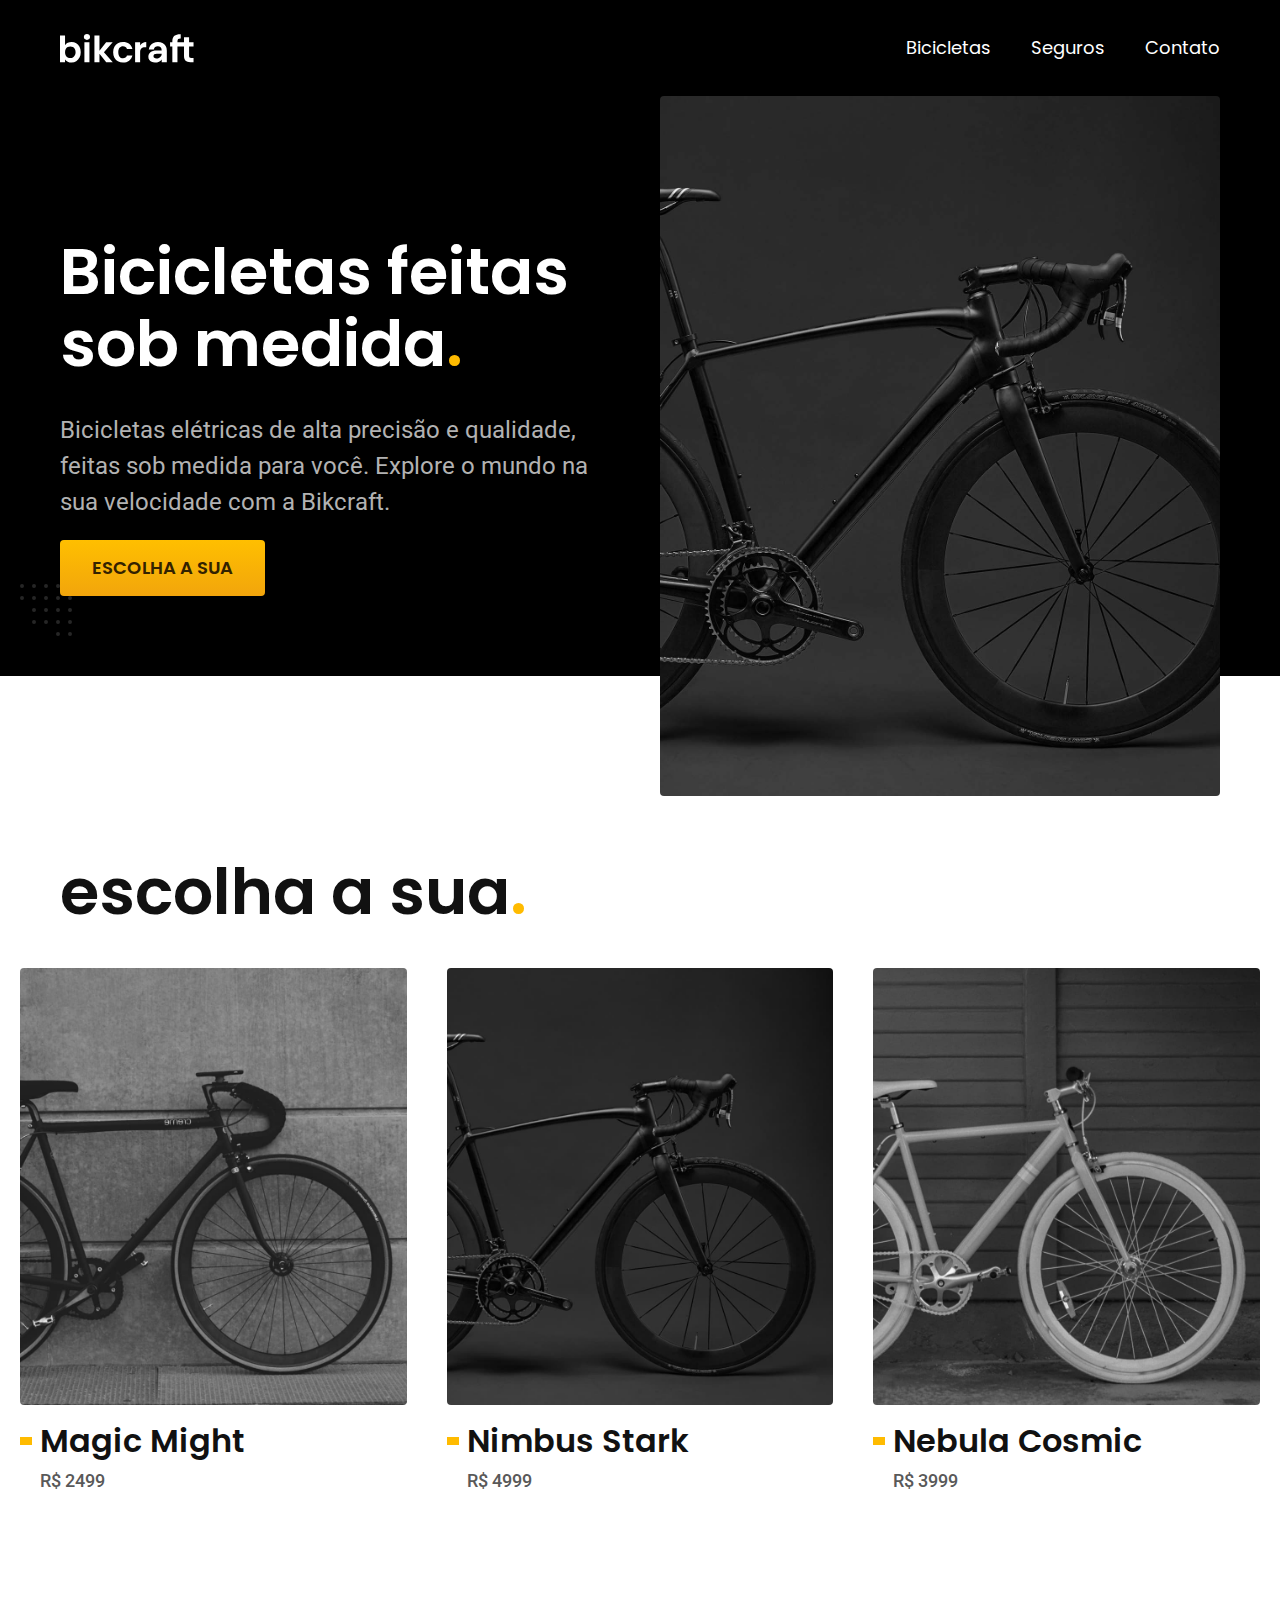
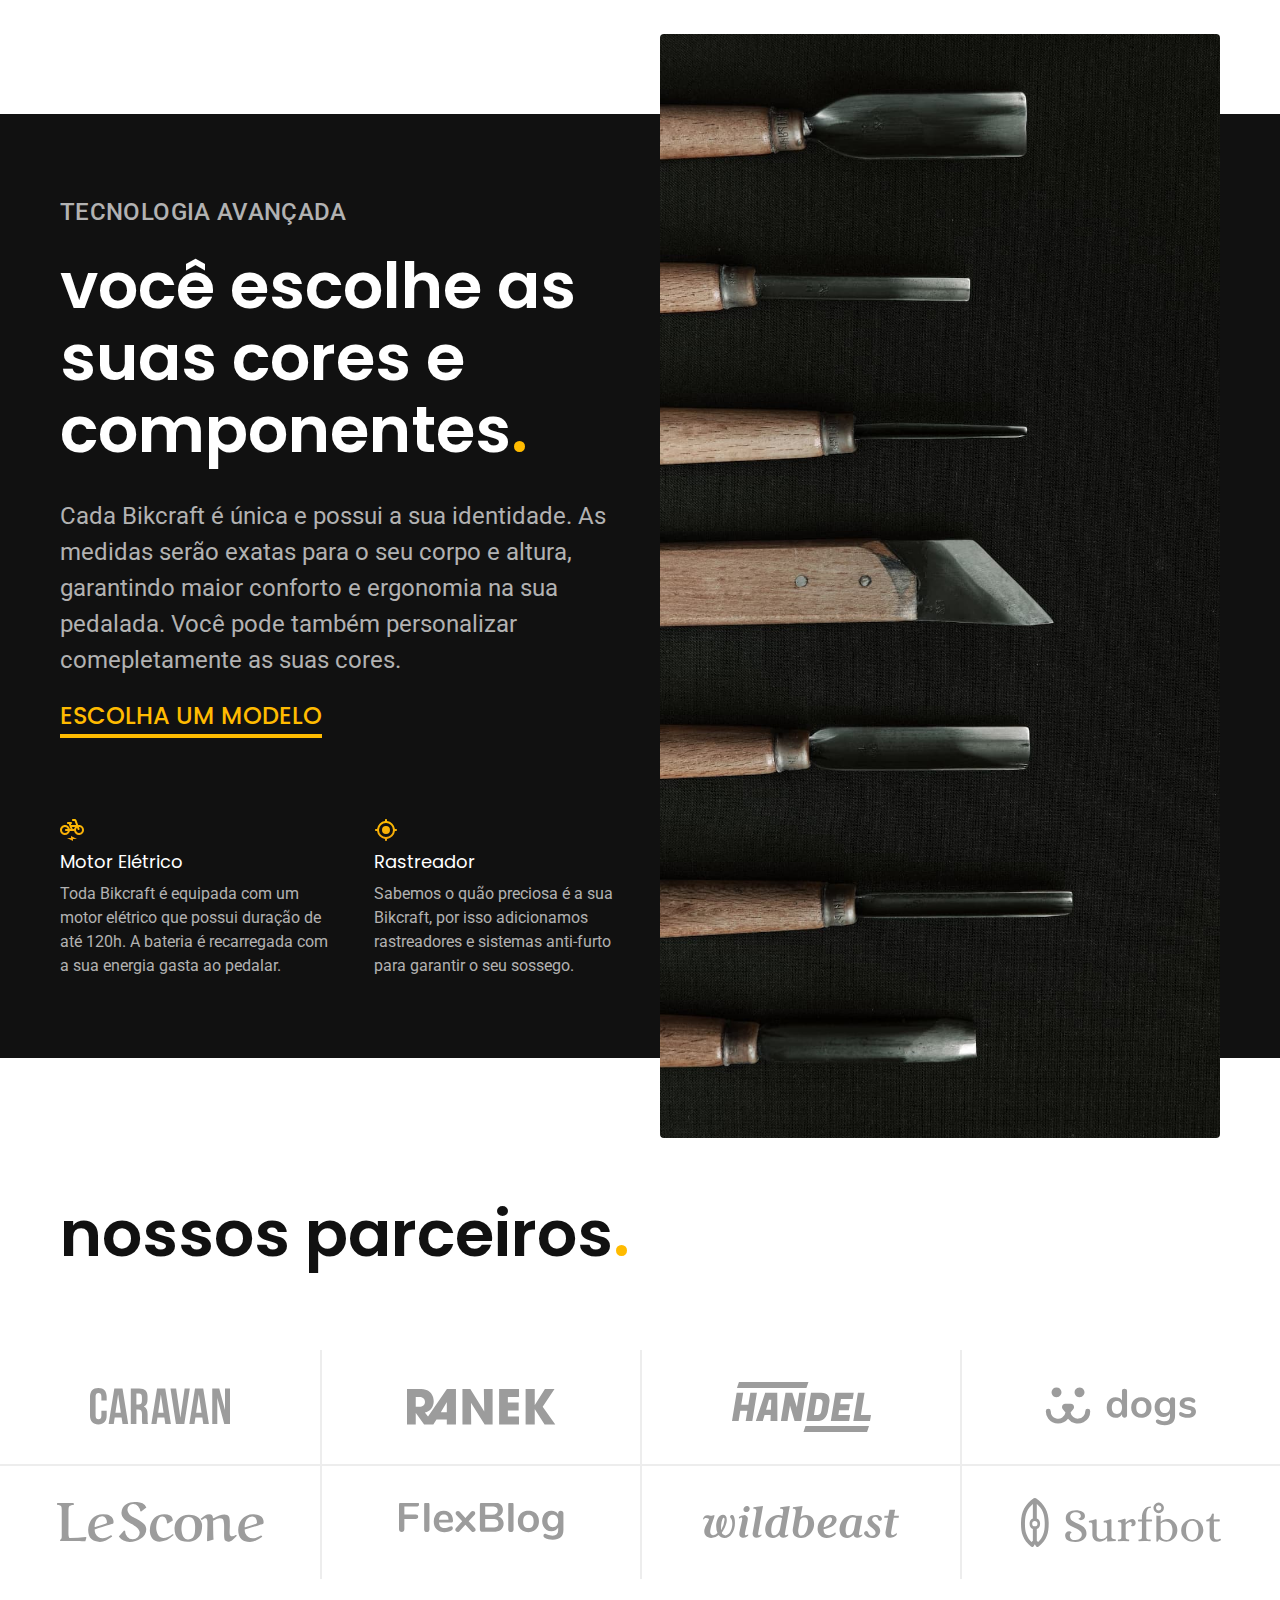
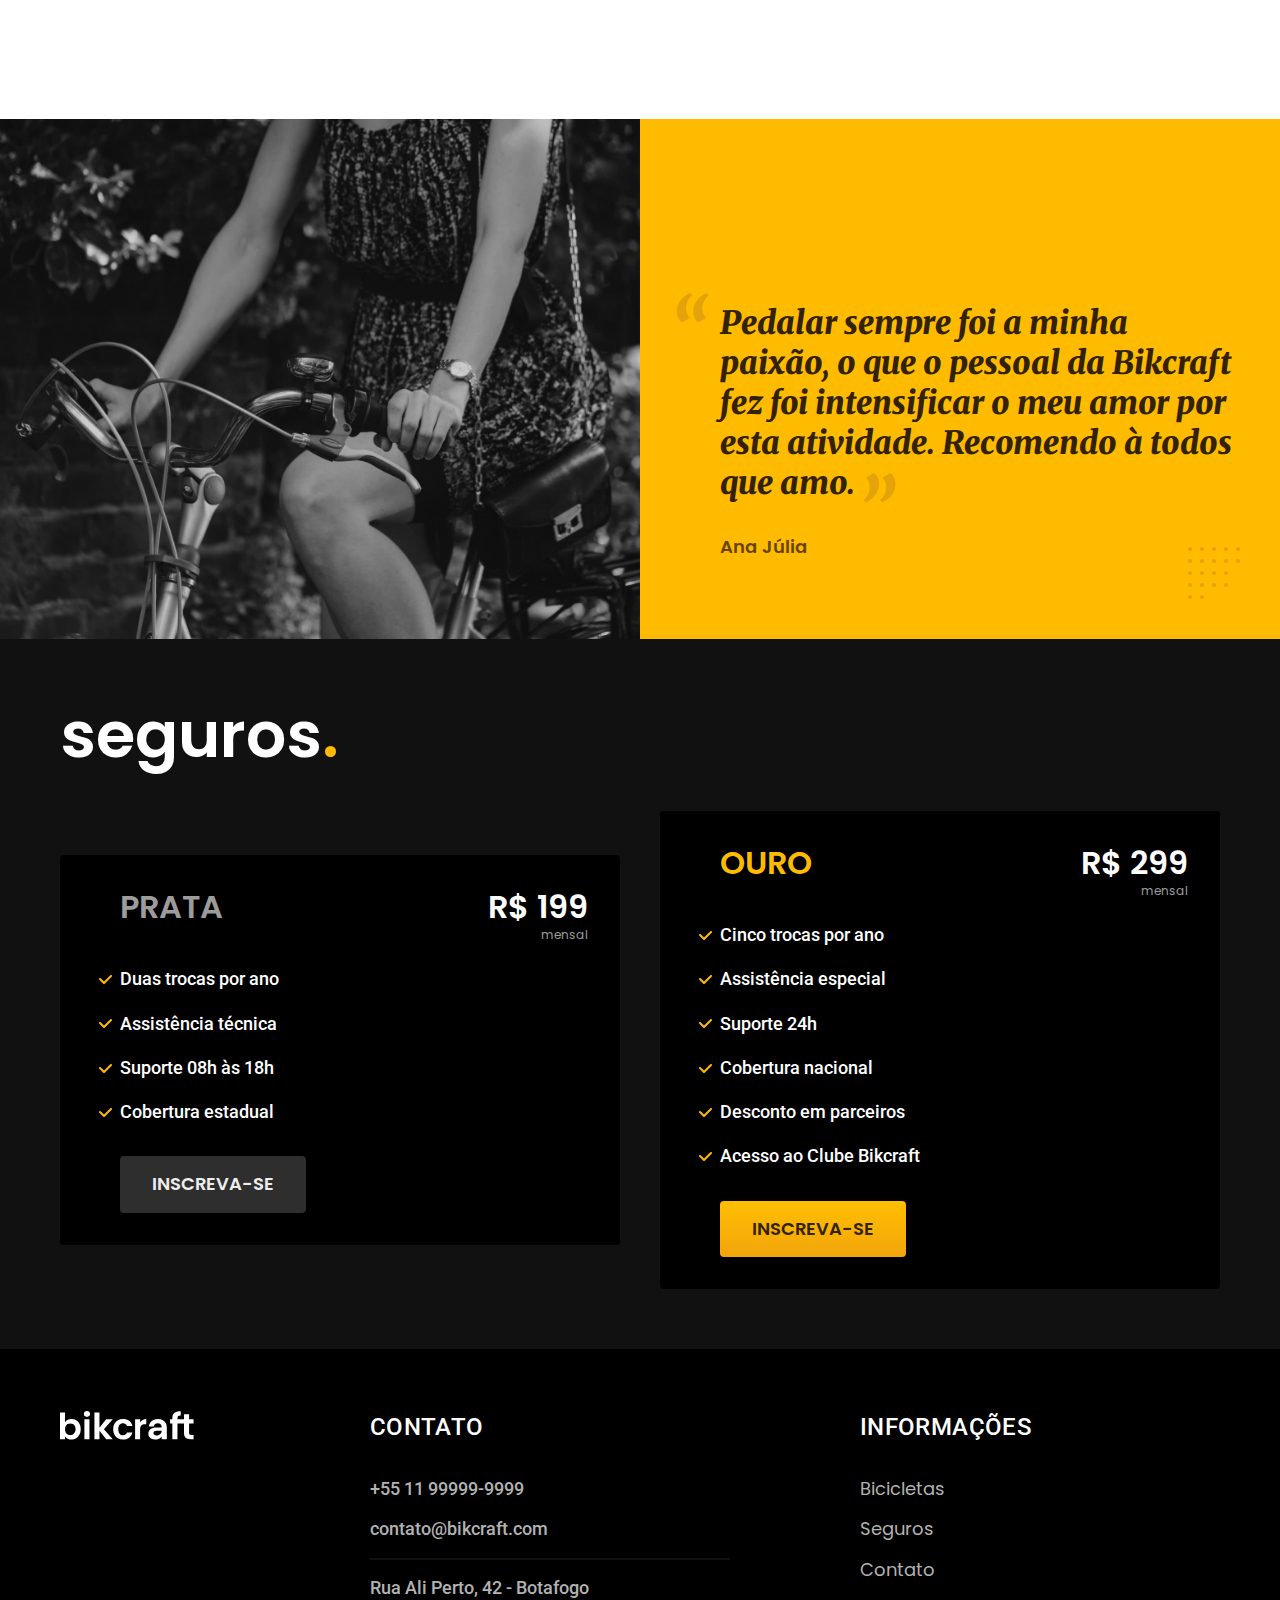
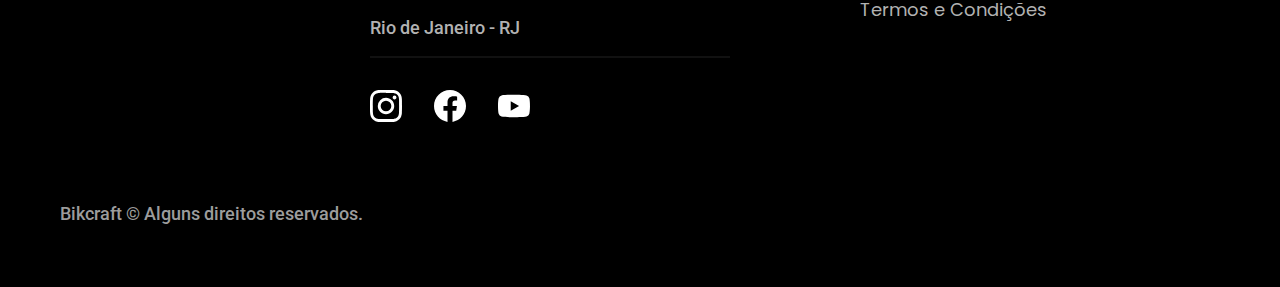
<file: index.html>
<!DOCTYPE html>
<html lang="pt-br">

<head>
  <meta charset="UTF-8">
  <meta name="viewport" content="width=device-width, initial-scale=1.0">

  <title>Bikcraft - Bicicletas Elétricas</title>
  <meta name="description"
    content="Bicicletas elétricas de alta precisão e qualidade,  feitas sob medida para o cliente. Explore o mundo na sua velocidade com a Bikcraft.">

  <link rel="preconnect" href="https://fonts.googleapis.com">
  <link rel="preconnect" href="https://fonts.gstatic.com" crossorigin>
  <link
    href="https://fonts.googleapis.com/css2?family=Merriweather:ital,wght@1,900&family=Poppins:wght@400;600&family=Roboto:wght@400;500&display=swap"
    rel="stylesheet">

    <link rel="icon" href="./favicon.svg" type="image/svg+xml">
    <link rel="preload" href="./css/style.min.css" as="style">
    <link rel="stylesheet" href="./css/style.min.css">

  <script>document.documentElement.classList.add('js');</script>
  </head>

<body>
  <header class="header-bg">
    <div class="header container">
      <a href="./">
        <img src="./img/bikcraft.svg" width="136" height="32" alt="Bikcraft">
      </a>

      <nav aria-label="primaria">
        <ul class="header-menu font-1-m cor-0">
          <li><a href="./bicicletas.html">Bicicletas</a></li>
          <li><a href="./seguros.html">Seguros</a></li>
          <li><a href="./contato.html">Contato</a></li>
        </ul>
      </nav>
    </div>
  </header>

  <main class="introducao-bg">
    <div class="introducao container">
      <div class="introducao-conteudo">
        <h1 class="font-1-xxl cor-0 fadeInDown"  data-anime="200">Bicicletas feitas sob medida<span class="cor-p1">.</span></h1>
        <p class="font-2-l cor-5 fadeInDown" data-anime="400">Bicicletas elétricas de alta precisão e qualidade, feitas sob medida para você.
          Explore o mundo na sua velocidade com a Bikcraft.</p>
        <a class="botao fadeInDown" data-anime="600" href="./bicicletas.html">Escolha a sua</a>
      </div>
      <picture data-anime="800" class="fadeInDown">
        <source media="(max-width: 800)" srcset="./img/bicicletas/nimbus.jpg">
        <img src="./img/fotos/introducao.jpg" width="1280" height="1600" alt="Bicicleta elétrica preta.">
      </picture>
    </div>
  </main>

  <article class="bicicletas-lista">
    <h2 class="container font-1-xxl">escolha a sua<span class="cor-p1">.</span></h2>

    <ul>
      <li>
        <a href="./bicicletas/magic.html">
          <img src="./img/bicicletas/magic-home.jpg" width="920" height="1040" alt="Bicicleta preta">
          <h3 class="font-1-xl">Magic Might</h3>
          <span class="font-2-m cor-8">R$ 2499</span>
        </a>
      </li>

      <li>
        <a href="./bicicletas/nimbusu.html">
          <img src="./img/bicicletas/nimbus-home.jpg" width="920" height="1040" alt="Bicicleta preta">
          <h3 class="font-1-xl">Nimbus Stark</h3>
          <span class="font-2-m cor-8">R$ 4999</span>
        </a>
      </li>

      <li>
        <a href="./bicicletas/nebula.html">
          <img src="./img/bicicletas/nebula-home.jpg" width="920" height="1040" alt="Bicicleta preta">
          <h3 class="font-1-xl">Nebula Cosmic</h3>
          <span class="font-2-m cor-8">R$ 3999</span>
        </a>
      </li>

    </ul>
  </article>

  <article class="tecnologia-bg">
    <div class="tecnologia container">
      <div class="tecnologia-conteudo">
        <span class="font-2-l-b cor-5">Tecnologia Avançada</span>
        <h2 class="font-1-xxl cor-0">você escolhe as suas cores e componentes<span class="cor-p1">.</span></h2>
        <p class="font-2-l cor-5">Cada Bikcraft é única e possui a sua identidade. As medidas serão exatas para o seu
          corpo e altura,
          garantindo maior conforto e ergonomia na sua pedalada. Você pode também personalizar comepletamente as suas
          cores.</p>
        <a class="link" href="/bicicletas.html">Escolha um modelo</a>
        <div class="tecnologia-vantagens">
          <div>
            <img src="./img/icones/eletrica.svg" width="24" height="24" alt="">
            <h3 class="font-1-m cor-0">Motor Elétrico</h3>
            <p class="font-2-s cor-5">Toda Bikcraft é equipada com um motor elétrico que possui duração de até 120h. A
              bateria é recarregada com
              a sua energia gasta ao pedalar.</p>
          </div>
          <div>
            <img src="./img/icones/rastreador.svg" width="24" height="24" alt="">
            <h3 class="font-1-m cor-0">Rastreador</h3>
            <p class="font-2-s cor-5">Sabemos o quão preciosa é a sua Bikcraft, por isso adicionamos rastreadores e
              sistemas anti-furto para
              garantir o seu sossego.</p>
          </div>
        </div>
      </div>
      <div class="tecnologia-imagem">
        <img src="./img/fotos/tecnologia.jpg" width="1200" height="1920" alt="">
      </div>
    </div>
  </article>

  <section class="parceiros" aria-label="Nossos Parceiros">
    <h2 class="container font-1-xxl">nossos parceiros<span class="cor-p1">.</span></h2>
    <ul>
      <li><img src="./img/parceiros/caravan.svg" width="140" height="38" alt="caravan"></li>
      <li><img src="./img/parceiros/ranek.svg" width="149" height="36"  alt=ranek></li>
      <li><img src="./img/parceiros/handel.svg" width="139" height="50" alt="handel"></li>
      <li><img src="./img/parceiros/dogs.svg" width="152" height="39" alt="dogs"></li>
      <li><img src="./img/parceiros/lescone.svg" width="208" height="41" alt="lescone"></li>
      <li><img src="./img/parceiros/flexblog.svg" width="165" height="38" alt="flexblog"></li>
      <li><img src="./img/parceiros/wildbeast.svg" width="196" height="34" alt="wildbeast"></li>
      <li><img src="./img/parceiros/surfbot.svg" width="200" height="49" alt="surfbot"></li>
    </ul>
  </section>

  <section class="depoimento" aria-label="Depoimento">
    <div>
      <img src="./img/fotos/depoimento.jpg" width="1560" height="1360" alt="Pessoa pedalando uma bicicleta bikcraft">
    </div>
    <div class="depoimento-conteudo">
      <blockquote class="font-1-xl cor-p5">
        <p>Pedalar sempre foi a minha paixão, o que o pessoal da Bikcraft fez foi intensificar o meu amor por esta
          atividade. Recomendo à todos que amo.</p>
      </blockquote>
      <span class="font-1-m-b cor-p4">Ana Júlia</span>
    </div>
  </section>

  <article class="seguros-bg">
    <div class="seguros container">
      <h2 class="font-1-xxl cor-0">seguros<span class="cor-p1">.</span></h2>
      <div class="seguros-item">
        <h3 class="font-1-xl cor-6">PRATA</h3>
        <span class="font-1-xl cor-0">R$ 199 <span class="font-1-xs cor-6">mensal</span></span>
        <ul class="font-2-m cor-0">
          <li>Duas trocas por ano</li>
          <li>Assistência técnica</li>
          <li>Suporte 08h às 18h</li>
          <li>Cobertura estadual</li>
        </ul>
        <a class="botao secundario" href="./orcamento.html?tipo=seguro&produto=prata">Inscreva-se</a>
      </div>
      <div class="seguros-item">
        <h3 class="font-1-xl cor-p1">OURO</h3>
        <span class="font-1-xl cor-0">R$ 299 <span class="font-1-xs cor-6">mensal</span></span>
        <ul class="font-2-m cor-0">
          <li>Cinco trocas por ano</li>
          <li>Assistência especial</li>
          <li>Suporte 24h</li>
          <li>Cobertura nacional</li>
          <li>Desconto em parceiros</li>
          <li>Acesso ao Clube Bikcraft</li>
        </ul>
        <a class="botao" href="./orcamento.html?tipo=seguro&produto=ouro">Inscreva-se</a>
      </div>
    </div>
  </article>

  <footer class="footer-bg">
    <div class="footer container">
      <img src="./img/bikcraft.svg" width="136" height="32" alt="Bikcraft">
      <div class="footer-contato">
        <h3 class="font-2-l-b cor-0">Contato</h3>
        <ul class="font-2-m cor-5">
          <li><a href="tel:+5511999999999">+55 11 99999-9999</a></li>
          <li><a href="mailto:contato@bikcraft.com">contato@bikcraft.com</a></li>
          <li>Rua Ali Perto, 42 - Botafogo</li>
          <li>Rio de Janeiro - RJ</li>
        </ul>
        <div class="footer-redes">
          <a href="./">
            <img src="./img/redes/instagram.svg" width="32" height="32" alt="Instagram">
          </a>
          <a href="./">
            <img src="./img/redes/facebook.svg" width="32" height="32" alt="Facebook">
          </a>
          <a href="./">
            <img src="./img/redes/youtube.svg" width="32" height="32" alt="Youtube">
          </a>
        </div>
      </div>
      <div class="footer-informacoes">
        <h3 class="font-2-l-b cor-0">Informações</h3>
        <nav>
          <ul class="font-1-m cor-5">
            <li><a href="./bicicletas.html">Bicicletas</a></li>
            <li><a href="./seguros.html">Seguros</a></li>
            <li><a href="./contato.html">Contato</a></li>
            <li><a href="./termos.html">Termos e Condições</a></li>
          </ul>
        </nav>
      </div>
      <p class="footer-copy font-2-m cor-6">Bikcraft © Alguns direitos reservados.</p>
    </div>
  </footer>


  <script src="./js/plugins/simple-anime.js"></script>
  <script src="./js/script.js"></script>
</body>

</html>
</file>
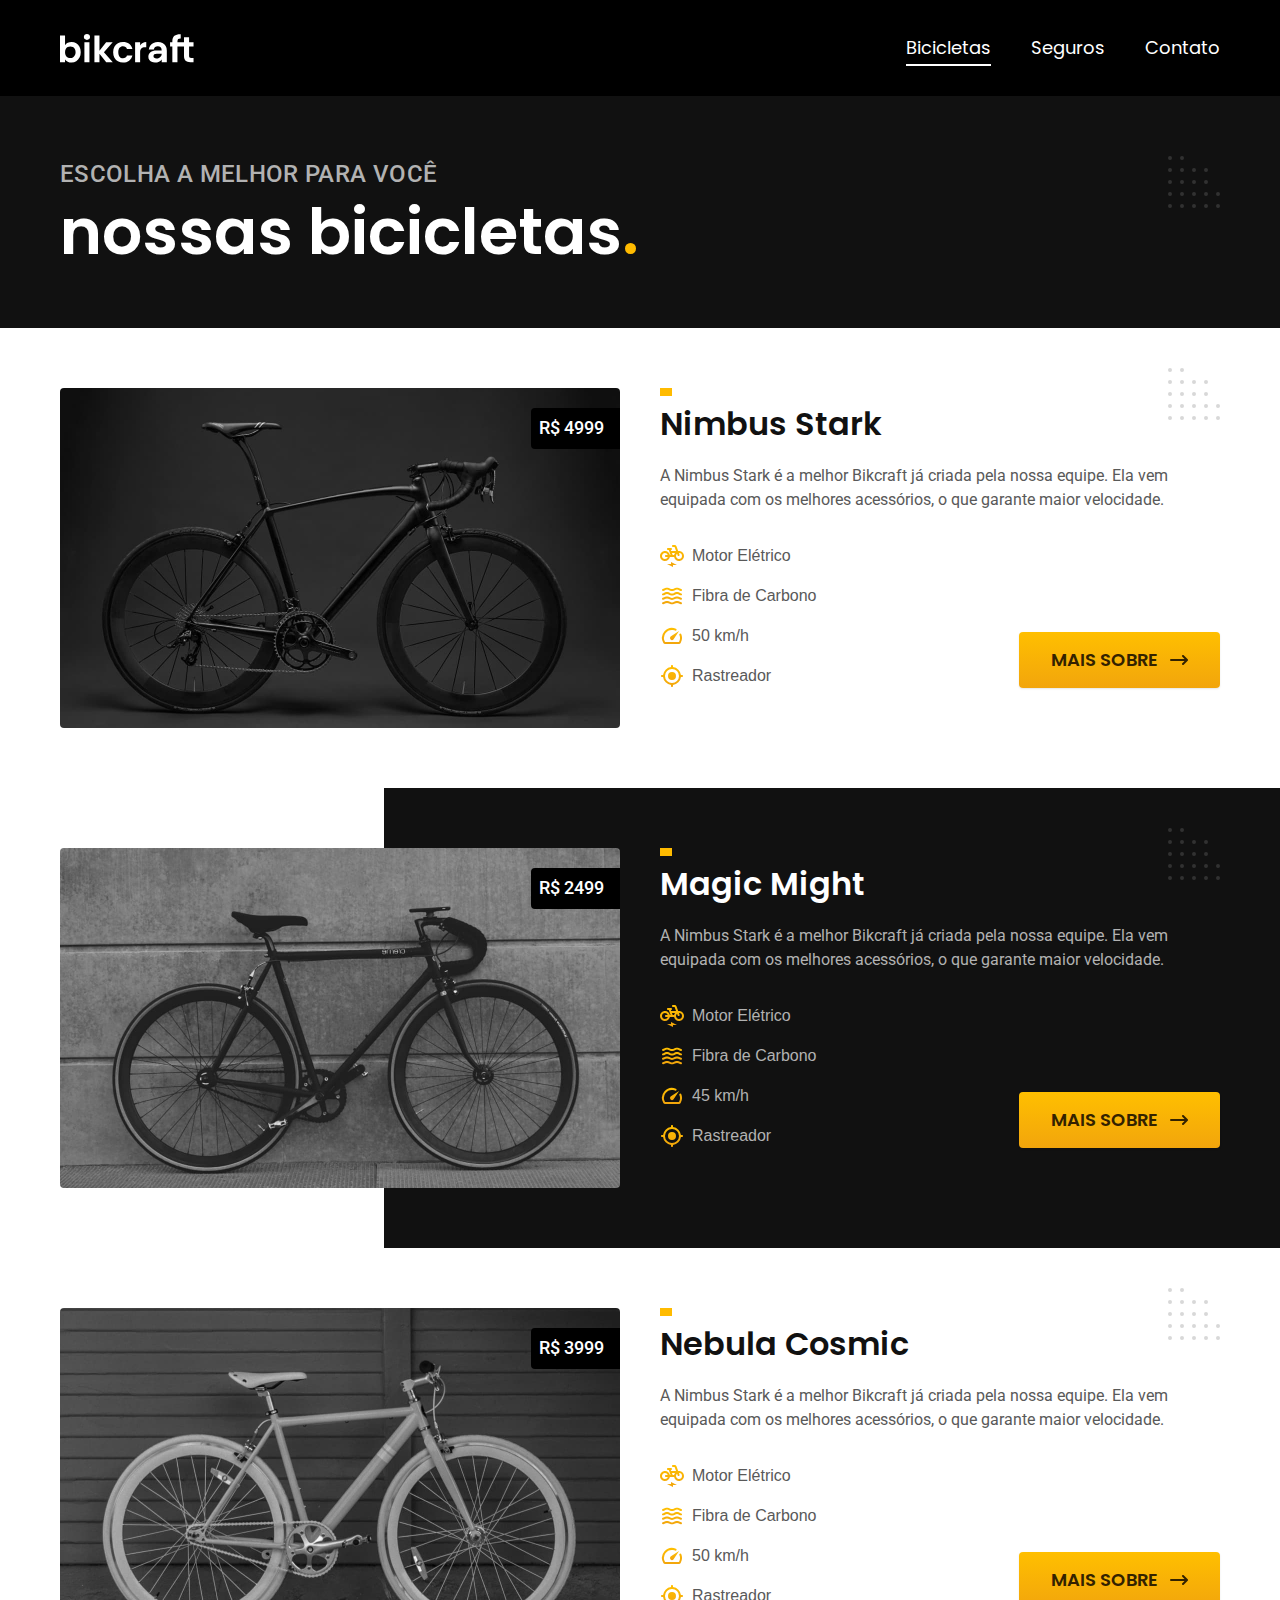
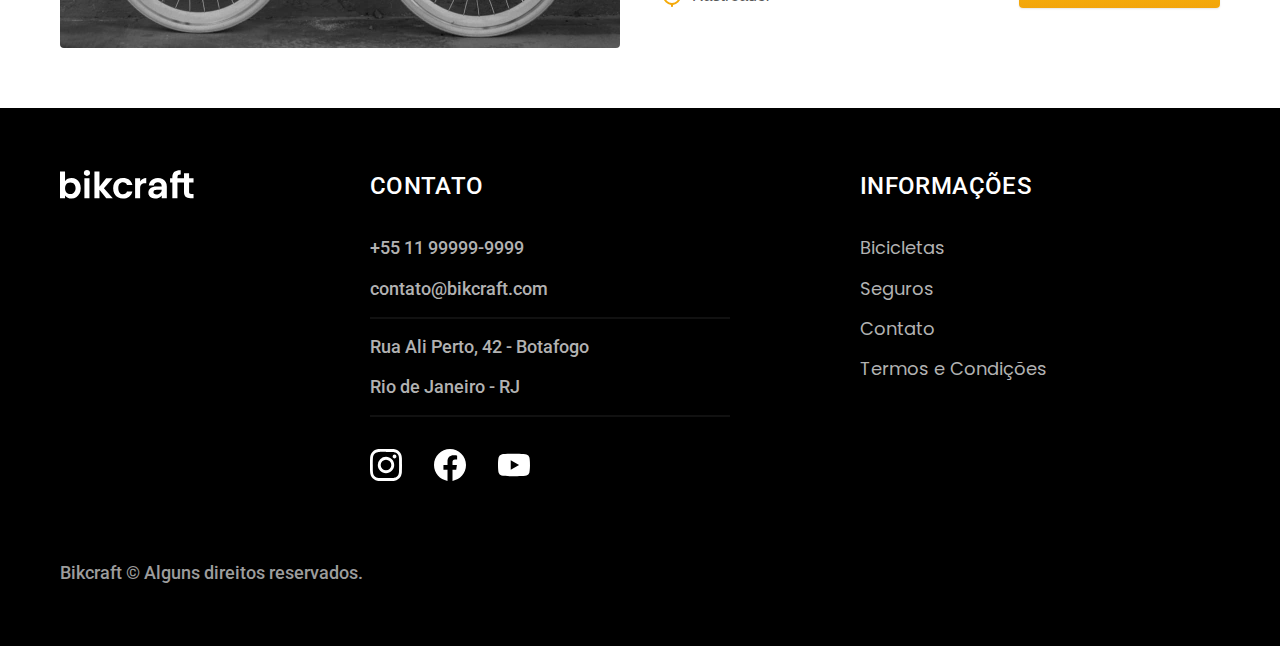
<file: bicicletas.html>
<!DOCTYPE html>
<html lang="pt-br">

<head>
    <meta charset="UTF-8">
    <meta name="viewport" content="width=device-width, initial-scale=1.0">

    <title>Bicicletas | Bikcraft </title>
    <meta name="description" content="Bicicletas.">

    <link rel="preconnect" href="https://fonts.googleapis.com">
    <link rel="preconnect" href="https://fonts.gstatic.com" crossorigin>
    <link
        href="https://fonts.googleapis.com/css2?family=Merriweather:ital,wght@1,900&family=Poppins:wght@400;600&family=Roboto:wght@400;500&display=swap"
        rel="stylesheet">
    <link rel="icon" href="./favicon.svg" type="image/svg+xml">
    <link rel="preload" href="./css/style.min.css" as="style">
    <link rel="stylesheet" href="./css/style.min.css">
    <script>document.documentElement.classList.add('js');</script>
  </header>

<body id="bicicletas">
    <header class="header-bg">
        <div class="header container">
            <a href="./">
                <img src="./img/bikcraft.svg" alt="Bikcraft">
            </a>

            <nav aria-label="primaria">
                <ul class="header-menu font-1-m cor-0">
                    <li><a href="./bicicletas.html">Bicicletas</a></li>
                    <li><a href="./seguros.html">Seguros</a></li>
                    <li><a href="./contato.html">Contato</a></li>
                </ul>
            </nav>
        </div>
    </header>

    <main>
        <div class="titulo-bg">
            <div class="titulo container">
                <p class="font-2-l-b cor-5">Escolha a melhor para você</p>
                <h1 class="font-1-xxl cor-0">nossas bicicletas<span class="cor-p1">.</span></h1>
            </div>
        </div>
        
       
            <div class="bicicletas container">
                <div class="bicicletas-imagem">
                    <img src="./img/bicicletas/nimbus.jpg" alt="Bicicleta preta">
                    <span class="font-2-m cor-0">R$ 4999</span>
                </div>
                <div class="bicicletas-conteudo">
                    <h2 class="font-1-xl">Nimbus Stark</h2>
                    <p class="font-2-s cor-8">A Nimbus Stark é a melhor Bikcraft já criada pela nossa equipe. Ela vem equipada com os melhores acessórios, o que garante maior velocidade.</p>
                    <ul class="font-1m cor-8">
                        <li>
                            <img src="./img/icones/eletrica.svg" alt="">
                            Motor Elétrico
                        </li>
                        <li>
                            <img src="./img/icones/carbono.svg" alt="">
                            Fibra de Carbono
                        </li>
                        <li>
                            <img src="./img/icones/velocidade.svg" alt="">
                            50 km/h
                        </li>
                        <li>
                            <img src="./img/icones/rastreador.svg" alt="">
                            Rastreador
                        </li>
                    </ul>
                    <a class="botao seta" href="./bicicletas/nimbus.html">Mais Sobre</a>
                </div>
            </div>

        <div class="bicicletas-bg">
            <div class="bicicletas container">
                <div class="bicicletas-imagem">
                    <img src="./img/bicicletas/magic.jpg" alt="Bicicleta preta">
                    <span class="font-2-m cor-0">R$ 2499</span>
                </div>
                <div class="bicicletas-conteudo">
                    <h2 class="font-1-xl cor-0">Magic Might</h2>
                    <p class="font-2-s cor-5">A Nimbus Stark é a melhor Bikcraft já criada pela nossa equipe. Ela vem equipada com os melhores acessórios, o que garante maior velocidade.</p>
                    <ul class="font-1m cor-5">
                        <li>
                            <img src="./img/icones/eletrica.svg" alt="">
                            Motor Elétrico
                        </li>
                        <li>
                            <img src="./img/icones/carbono.svg" alt="">
                            Fibra de Carbono
                        </li>
                        <li>
                            <img src="./img/icones/velocidade.svg" alt="">
                            45 km/h
                        </li>
                        <li>
                            <img src="./img/icones/rastreador.svg" alt="">
                            Rastreador
                        </li>
                    </ul>
                    <a class="botao seta" href="./bicicletas/magic.html">Mais Sobre</a>
                </div>
            </div>
        </div>
        
            <div class="bicicletas container">
                <div class="bicicletas-imagem">
                    <img src="./img/bicicletas/nebula.jpg" alt="Bicicleta preta">
                    <span class="font-2-m cor-0">R$ 3999</span>
                </div>
                <div class="bicicletas-conteudo">
                    <h2 class="font-1-xl">Nebula Cosmic</h2>
                    <p class="font-2-s cor-8">A Nimbus Stark é a melhor Bikcraft já criada pela nossa equipe. Ela vem equipada com os melhores acessórios, o que garante maior velocidade.</p>
                    <ul class="font-1m cor-8">
                        <li>
                            <img src="./img/icones/eletrica.svg" alt="">
                            Motor Elétrico
                        </li>
                        <li>
                            <img src="./img/icones/carbono.svg" alt="">
                            Fibra de Carbono
                        </li>
                        <li>
                            <img src="./img/icones/velocidade.svg" alt="">
                            50 km/h
                        </li>
                        <li>
                            <img src="./img/icones/rastreador.svg" alt="">
                            Rastreador
                        </li>
                    </ul>
                    <a class="botao seta" href="./bicicletas/nebula.html">Mais Sobre</a>
                </div>
            </div>
    </main>

    <footer class="footer-bg">
        <div class="footer container">
            <img src="./img/bikcraft.svg" alt="Bikcraft">
            <div class="footer-contato">
                <h3 class="font-2-l-b cor-0">Contato</h3>
                <ul class="font-2-m cor-5">
                    <li><a href="tel:+5511999999999">+55 11 99999-9999</a></li>
                    <li><a href="mailto:contato@bikcraft.com">contato@bikcraft.com</a></li>
                    <li>Rua Ali Perto, 42 - Botafogo</li>
                    <li>Rio de Janeiro - RJ</li>
                </ul>
                <div class="footer-redes">
                    <a href="./">
                        <img src="./img/redes/instagram.svg" alt="Instagram">
                    </a>
                    <a href="./">
                        <img src="./img/redes/facebook.svg" alt="Facebook">
                    </a>
                    <a href="./">
                        <img src="./img/redes/youtube.svg" alt="Youtube">
                    </a>
                </div>
            </div>
            <div class="footer-informacoes">
                <h3 class="font-2-l-b cor-0">Informações</h3>
                <nav>
                    <ul class="font-1-m cor-5">
                        <li><a href="./bicicletas.html">Bicicletas</a></li>
                        <li><a href="./seguros.html">Seguros</a></li>
                        <li><a href="./contato.html">Contato</a></li>
                        <li><a href="./termos.html">Termos e Condições</a></li>
                    </ul>
                </nav>
            </div>
            <p class="footer-copy font-2-m cor-6">Bikcraft © Alguns direitos reservados.</p>
        </div>
    </footer>
<script src="./js/script.js"></script>
</body>

</html>
</file>
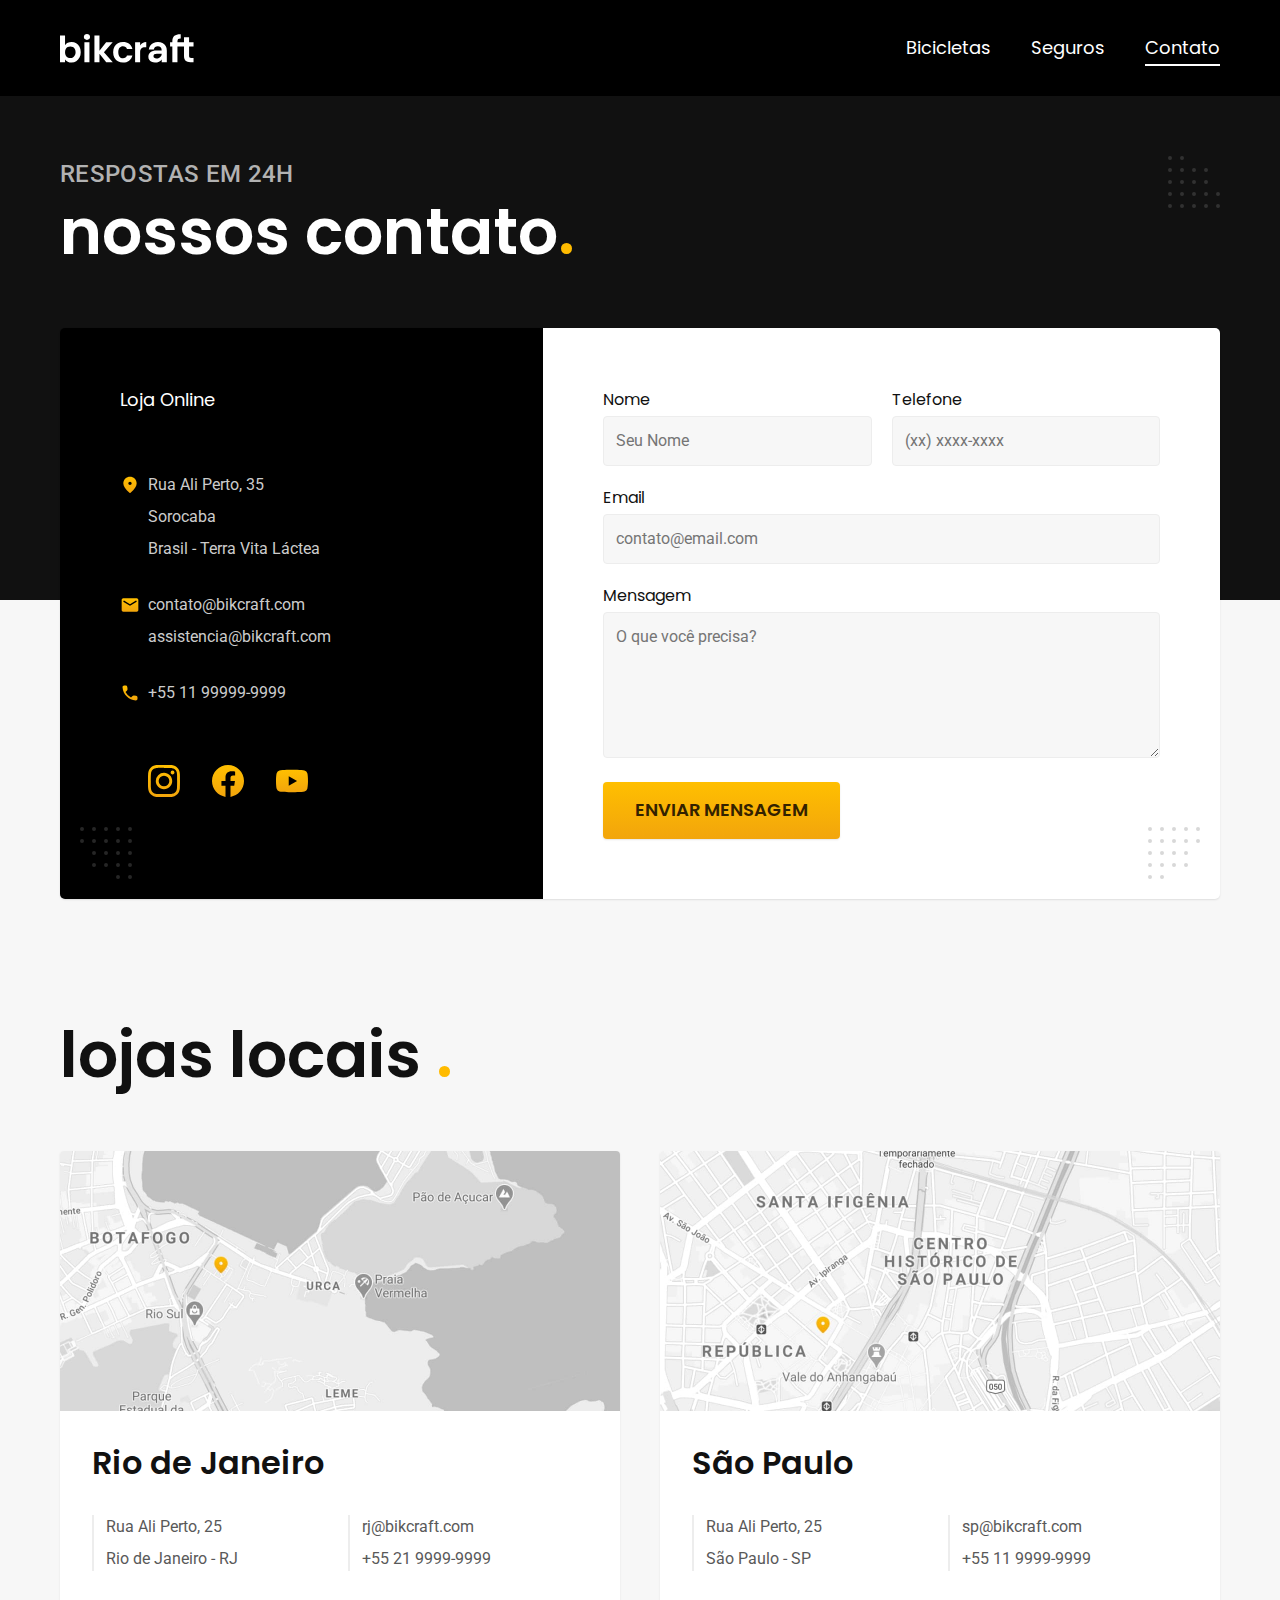
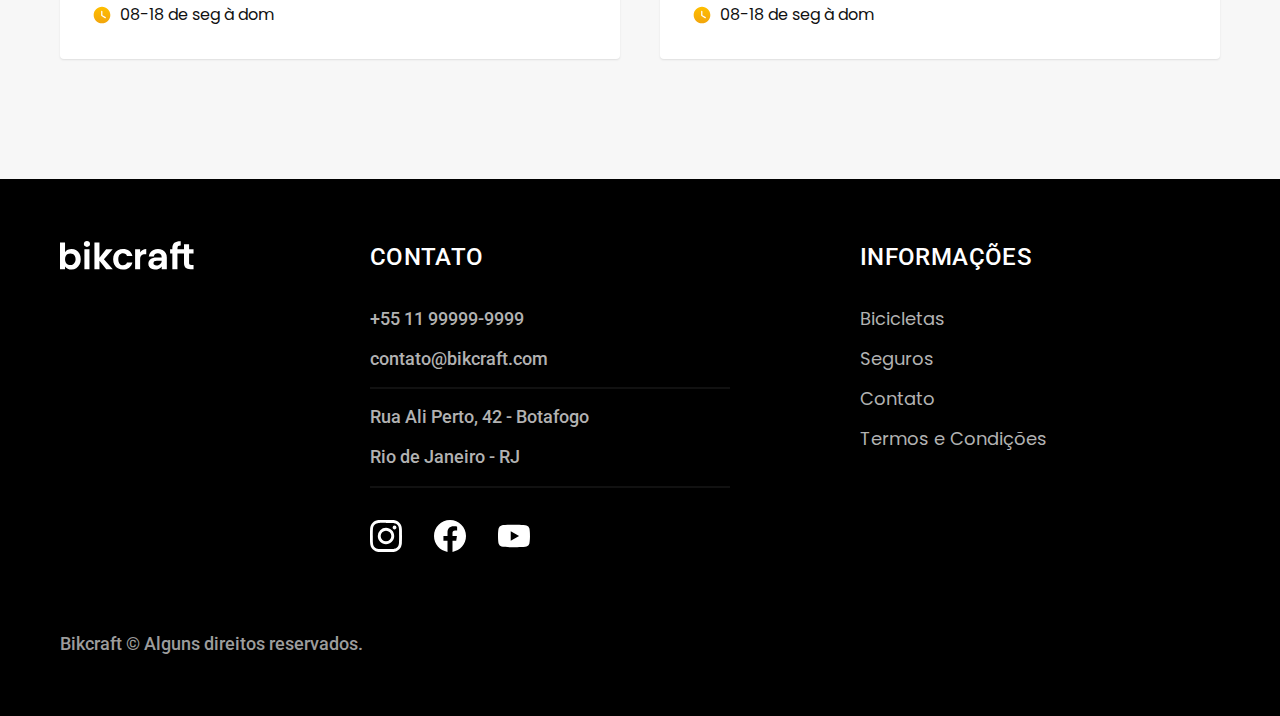
<file: contato.html>
<!DOCTYPE html>
<html lang="pt-br">

<head>
    <meta charset="UTF-8">
    <meta name="viewport" content="width=device-width, initial-scale=1.0">

    <title>Contato | Bikcraft </title>
    <meta name="description" content="Termos e Condições.">

    <link rel="preconnect" href="https://fonts.googleapis.com">
    <link rel="preconnect" href="https://fonts.gstatic.com" crossorigin>
    <link
        href="https://fonts.googleapis.com/css2?family=Merriweather:ital,wght@1,900&family=Poppins:wght@400;600&family=Roboto:wght@400;500&display=swap"
        rel="stylesheet">
    <link rel="icon" href="./favicon.svg" type="image/svg+xml">
    <link rel="preload" href="./css/style.min.css" as="style">
    <link rel="stylesheet" href="./css/style.min.css"><script>document.documentElement.classList.add('js');</script>
  </header>

<body id="contato">
    <header class="header-bg">
        <div class="header container">
            <a href="./">
                <img src="./img/bikcraft.svg" alt="Bikcraft">
            </a>

            <nav aria-label="primaria">
                <ul class="header-menu font-1-m cor-0">
                    <li><a href="./bicicletas.html">Bicicletas</a></li>
                    <li><a href="./seguros.html">Seguros</a></li>
                    <li><a href="./contato.html">Contato</a></li>
                </ul>
            </nav>
        </div>
    </header>

    <main>
        <div class="titulo-bg">
            <div class="titulo container">
                <p class="font-2-l-b cor-5">Respostas em 24h</p>
                <h1 class="font-1-xxl cor-0">nossos contato<span class="cor-p1">.</span></h1>
            </div>
        </div>

        <div class="contato container">
            <section class="contato-dados" aria-label="Endereço">
                <h2 class="font-1-m cor-0">Loja Online</h2>
                <div class="contato-endereco font-2-s cor-4">
                    <p>Rua Ali Perto, 35</p>
                    <p>Sorocaba</p>
                    <p>Brasil - Terra Vita Láctea</p>
                </div>
                <address class="contato-meios font-2-s cor-4">
                    <a href="mailto:contato@bikcraft.com">contato@bikcraft.com</a>
                    <a href="mailto:assistencia@bikcraft.com">assistencia@bikcraft.com</a>
                    <a href="tel:+5511999999999">+55 11 99999-9999</a>
                </address>
                <div class="contato-redes">
                    <a href="./">
                        <img src="./img/redes/instagram-p.svg" alt="Instagram">
                    </a>
                    <a href="./">
                        <img src="./img/redes/facebook-p.svg" alt="Facebook">
                    </a>
                    <a href="./">
                        <img src="./img/redes/youtube-p.svg" alt="Youtube">
                    </a>
                </div>
            </section>
            <section class="contato-formulario" aria-label="Formulário">
                <form class="form" action="./contato.html">
                    <div>
                        <label for="nome">Nome</label>
                        <input type="text" name="nome" id="nome" placeholder="Seu Nome">
                    </div>
                    <div>
                        <label for="telefone">Telefone</label>
                        <input type="text" name="telefone" id="telefone" placeholder="(xx) xxxx-xxxx">
                    </div>
                    <div class="col-2">
                        <label for="email">Email</label>
                        <input type="email" name="email" id="email" placeholder="contato@email.com">
                    </div>
                    <div class="col-2">
                        <label for="mensagem">Mensagem</label>
                        <textarea rows="5" name="mensagem" id="mensagem" placeholder="O que você precisa?"></textarea>
                    </div>
                    <button class="botao col-2">Enviar Mensagem</button>
                </form>
            </section>
        </div>

    </main>

    <article class="lojas container">
        <h2 class="font-1-xxl">lojas locais <span class="cor-p1">.</span></h2>
        <div class="lojas-item">
            <img src="./img/lojas/rj.jpg" alt="mapa marcando o endereço em Rua Ali Perto, 25 Rio de Janeiro - RJ">
            <div class="lojas-conteudo">
            <h3 class="font-1-xl">Rio de Janeiro</h3>
            <div class="lojas-dados font-2-s cor-8">
                <p>Rua Ali Perto, 25</p>
                <p>Rio de Janeiro - RJ</p>
            </div>
            <div class="lojas-dados font-2-s cor-8">
                <a href="mailto:rj@bikcraft.com">rj@bikcraft.com</a>
                <a href="tel:+552199999999">+55 21 9999-9999</a>
            </div>
            <p class="lojas-tempo font-1-s"><img src="./img/icones/horario.svg" alt="">08-18 de seg à dom</p>
            </div>
        </div>

        <div class="lojas-item">
            <img src="./img/lojas/sp.jpg" alt="mapa marcando o endereço em Rua Ali Perto, 25 São Paulo - SP">
            <div class="lojas-conteudo">
                <h3 class="font-1-xl">São Paulo</h3>
                <div class="lojas-dados font-2-s cor-8">
                    <p>Rua Ali Perto, 25</p>
                    <p>São Paulo - SP</p>
                </div>
                <div class="lojas-dados font-2-s cor-8">
                    <a href="mailto:sp@bikcraft.com">sp@bikcraft.com</a>
                    <a href="tel:+551199999999">+55 11 9999-9999</a>
                </div>
                <p class="lojas-tempo font-1-s"><img src="./img/icones/horario.svg" alt="">08-18 de seg à dom</p>
            </div>
        </div>
    </article>

    <footer class="footer-bg">
        <div class="footer container">
            <img src="./img/bikcraft.svg" alt="Bikcraft">
            <div class="footer-contato">
                <h3 class="font-2-l-b cor-0">Contato</h3>
                <ul class="font-2-m cor-5">
                    <li><a href="tel:+5511999999999">+55 11 99999-9999</a></li>
                    <li><a href="mailto:contato@bikcraft.com">contato@bikcraft.com</a></li>
                    <li>Rua Ali Perto, 42 - Botafogo</li>
                    <li>Rio de Janeiro - RJ</li>
                </ul>
                <div class="footer-redes">
                    <a href="./">
                        <img src="./img/redes/instagram.svg" alt="Instagram">
                    </a>
                    <a href="./">
                        <img src="./img/redes/facebook.svg" alt="Facebook">
                    </a>
                    <a href="./">
                        <img src="./img/redes/youtube.svg" alt="Youtube">
                    </a>
                </div>
            </div>
            <div class="footer-informacoes">
                <h3 class="font-2-l-b cor-0">Informações</h3>
                <nav>
                    <ul class="font-1-m cor-5">
                        <li><a href="./bicicletas.html">Bicicletas</a></li>
                        <li><a href="./seguros.html">Seguros</a></li>
                        <li><a href="./contato.html">Contato</a></li>
                        <li><a href="./termos.html">Termos e Condições</a></li>
                    </ul>
                </nav>
            </div>
            <p class="footer-copy font-2-m cor-6">Bikcraft © Alguns direitos reservados.</p>
        </div>
    </footer>
<script src="./js/script.js"></script>
</body>

</html>
</file>
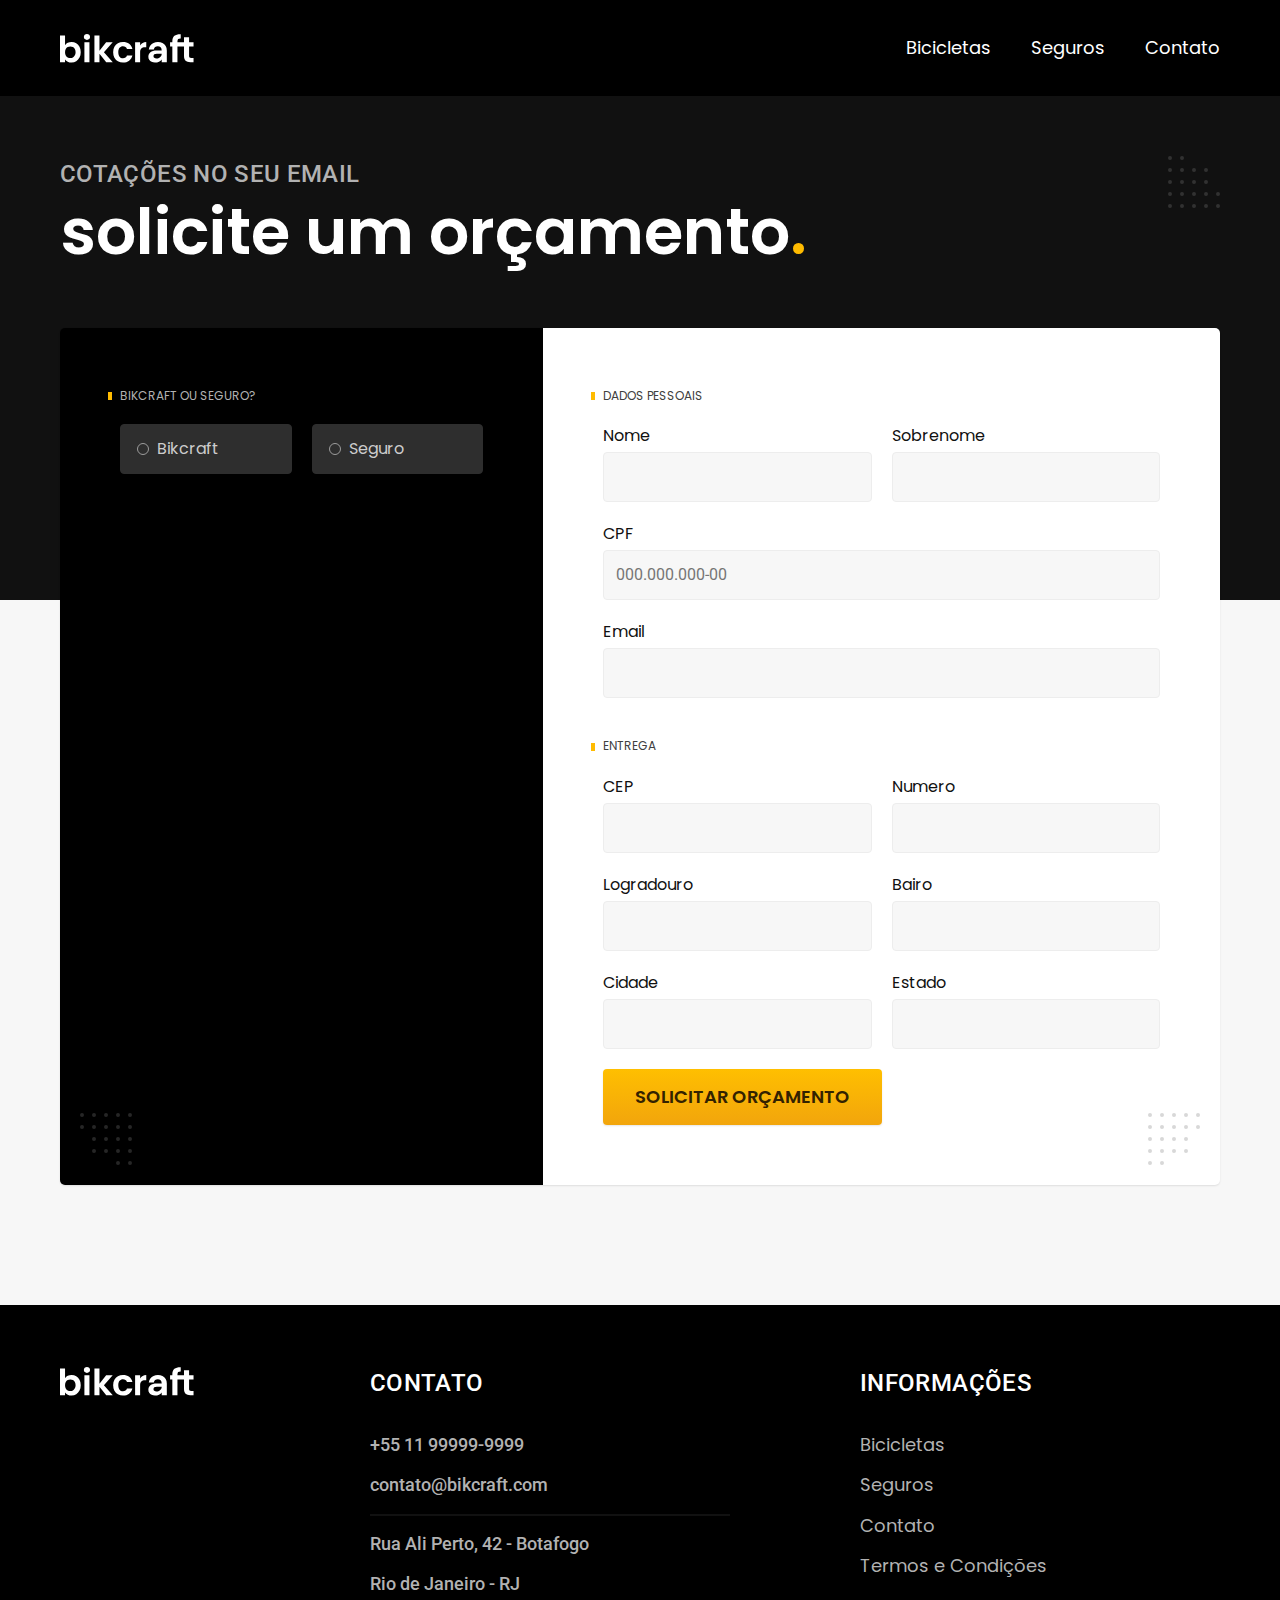
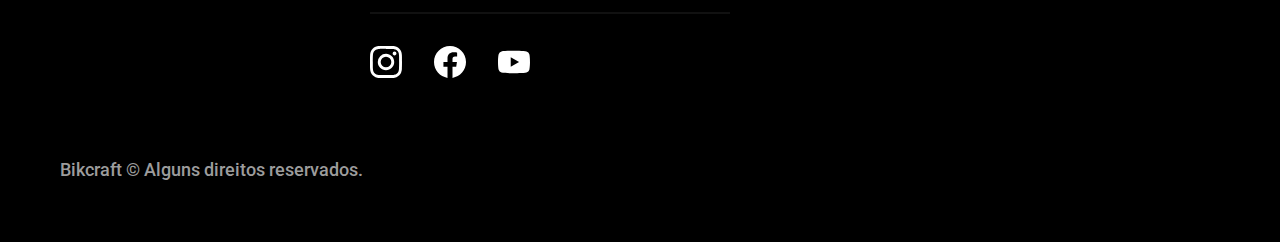
<file: orcamento.html>
<!DOCTYPE html>
<html lang="pt-br">

<head>
    <meta charset="UTF-8">
    <meta name="viewport" content="width=device-width, initial-scale=1.0">

    <title>Orçamento | Bikcraft </title>
    <meta name="description" content="Orçamento.">

    <link rel="preconnect" href="https://fonts.googleapis.com">
    <link rel="preconnect" href="https://fonts.gstatic.com" crossorigin>
    <link
        href="https://fonts.googleapis.com/css2?family=Merriweather:ital,wght@1,900&family=Poppins:wght@400;600&family=Roboto:wght@400;500&display=swap"
        rel="stylesheet">
    <link rel="icon" href="./favicon.svg" type="image/svg+xml">
    <link rel="preload" href="./css/style.min.css" as="style">
    <link rel="stylesheet" href="./css/style.min.css"><script>document.documentElement.classList.add('js');</script>
  </header>

<body id="orcamento">
    <header class="header-bg">
        <div class="header container">
            <a href="./">
                <img src="./img/bikcraft.svg" alt="Bikcraft">
            </a>

            <nav aria-label="primaria">
                <ul class="header-menu font-1-m cor-0">
                    <li><a href="./bicicletas.html">Bicicletas</a></li>
                    <li><a href="./seguros.html">Seguros</a></li>
                    <li><a href="./contato.html">Contato</a></li>
                </ul>
            </nav>
        </div>
    </header>

    <main>
        <div class="titulo-bg">
            <div class="titulo container">
                <p class="font-2-l-b cor-5">Cotações no seu email</p>
                <h1 class="font-1-xxl cor-0">solicite um orçamento<span class="cor-p1">.</span></h1>
            </div>
        </div>

        <form class="orcamento container" action="./">
            <div class="orcamento-produto">
                <h2 class="font-1-xs cor-5">Bikcraft ou Seguro?</h2>

                <input type="radio" name="tipo" value="bikcraft" id="bikcraft">
                <label for="bikcraft">Bikcraft</label>
                
                <input type="radio" name="tipo" value="seguro" id="seguro">
                <label for="seguro">Seguro</label>

                <div class="orcamento-conteudo" id="orcamento-bikcraft">
                    <h2 class="font-1-xs cor-5">Escolha a sua</h2>
                    
                    <input type="radio" name="produto" value="nimbus" id="nimbus">
                    <label for="nimbus">Nimbus Stark <span>R$ 4999</span></label>
                    <div class="orcamento-detalhes">
                        <ul class="font-1-xs cor-8">
                            <li><img src="./img/icones/eletrica.svg" alt="">Motor Eletrico</li>
                            <li><img src="./img/icones/carbono.svg" alt="">Fibra de Carbono</li>
                            <li><img src="./img/icones/velocidade.svg" alt=""> 50 km/h </li>
                            <li><img src="./img/icones/rastreador.svg" alt="">Rastrador</li>
                        </ul>
                        <img src="./img/bicicletas/nimbus.jpg" alt="Bicicleta preta">
                    </div>

                    <input type="radio" name="produto" value="magic" id="magic">
                    <label for="magic">Magic Might <span>R$ 2499</span></label>
                    <div class="orcamento-detalhes">
                        <ul class="font-1-xs cor-8">
                            <li><img src="./img/icones/eletrica.svg" alt="">Motor Eletrico</li>
                            <li><img src="./img/icones/carbono.svg" alt="">Fibra de Carbono</li>
                            <li><img src="./img/icones/velocidade.svg" alt=""> 45 km/h </li>
                            <li><img src="./img/icones/rastreador.svg" alt="">Rastrador</li>
                        </ul>
                        <img src="./img/bicicletas/magic.jpg" alt="Bicicleta preta">
                    </div>

                    <input type="radio" name="produto" value="nebula" id="nebula">
                    <label for="nebula">Nebula Cosmic <span>R$ 3999</span></label>
                    <div class="orcamento-detalhes">
                        <ul class="font-1-xs cor-8">
                            <li><img src="./img/icones/eletrica.svg" alt="">Motor Eletrico</li>
                            <li><img src="./img/icones/carbono.svg" alt="">Fibra de Carbono</li>
                            <li><img src="./img/icones/velocidade.svg" alt=""> 40 km/h </li>
                            <li><img src="./img/icones/rastreador.svg" alt="">Rastrador</li>
                        </ul>
                        <img src="./img/bicicletas/nebula.jpg" alt="Bicicleta preta">
                    </div>
                </div>
                
                <div class="orcamento-conteudo" id="orcamento-seguro">
                    <h2 class="font-1-xs cor-5">Escolha o plano</h2>

                    <input type="radio" name="produto" value="prata" id="prata">
                    <label for="prata">Prata <span>R$ 199</span></label>

                    <input type="radio" name="produto" value="ouro" id="ouro">
                    <label for="ouro">Ouro <span>R$ 299</span></label>
                </div>

            </div>
            <div class="orcamento-dados form">
                <h2 class="font-1-xs cor-9 col-2">dados pessoais</h2>
                <div>
                    <label for="nome ">Nome</label>
                    <input type="text" name="nome" id="nome">
                </div>
                <div>
                    <label for="sobrenome ">Sobrenome</label>
                    <input type="text" name="sobrenome" id="sobrenome">
                </div>
                <div class="col-2">
                    <label for="cpf ">CPF</label>
                    <input type="text" name="cpf" id="cpf" placeholder="000.000.000-00">
                </div>
                <div class="col-2">
                    <label for="email ">Email</label>
                    <input type="email" name="email" id="email">
                </div>
                <h2 class="font-1-xs cor-9 col-2">entrega</h2>
                <div>
                    <label for="numero ">CEP</label>
                    <input type="text" name="cep" id="cep">
                </div>
                <div>
                    <label for="numero ">Numero</label>
                    <input type="text" name="numero" id="numero">
                </div>
                <div>
                    <label for="logradouro ">Logradouro</label>
                    <input type="text" name="logradouro" id="logradouro">
                </div>
                <div>
                    <label for="bairo ">Bairo</label>
                    <input type="text" name="bairo" id="bairo">
                </div>
                <div>
                    <label for="cidade ">Cidade</label>
                    <input type="text" name="cidade" id="cidade">
                </div>
                <div>
                    <label for="estado ">Estado</label>
                    <input type="text" name="estado" id="estado">
                </div>
                <button class="botao col-2">Solicitar Orçamento</button>
            </div>
        </form>
    </main>

    <footer class="footer-bg">
        <div class="footer container">
            <img src="./img/bikcraft.svg" alt="Bikcraft">
            <div class="footer-contato">
                <h3 class="font-2-l-b cor-0">Contato</h3>
                <ul class="font-2-m cor-5">
                    <li><a href="tel:+5511999999999">+55 11 99999-9999</a></li>
                    <li><a href="mailto:contato@bikcraft.com">contato@bikcraft.com</a></li>
                    <li>Rua Ali Perto, 42 - Botafogo</li>
                    <li>Rio de Janeiro - RJ</li>
                </ul>
                <div class="footer-redes">
                    <a href="./">
                        <img src="./img/redes/instagram.svg" alt="Instagram">
                    </a>
                    <a href="./">
                        <img src="./img/redes/facebook.svg" alt="Facebook">
                    </a>
                    <a href="./">
                        <img src="./img/redes/youtube.svg" alt="Youtube">
                    </a>
                </div>
            </div>
            <div class="footer-informacoes">
                <h3 class="font-2-l-b cor-0">Informações</h3>
                <nav>
                    <ul class="font-1-m cor-5">
                        <li><a href="./bicicletas.html">Bicicletas</a></li>
                        <li><a href="./seguros.html">Seguros</a></li>
                        <li><a href="./contato.html">Contato</a></li>
                        <li><a href="./termos.html">Termos e Condições</a></li>
                    </ul>
                </nav>
            </div>
            <p class="footer-copy font-2-m cor-6">Bikcraft © Alguns direitos reservados.</p>
        </div>
    </footer>
<script src="./js/script.js"></script>
</body>

</html>
</file>
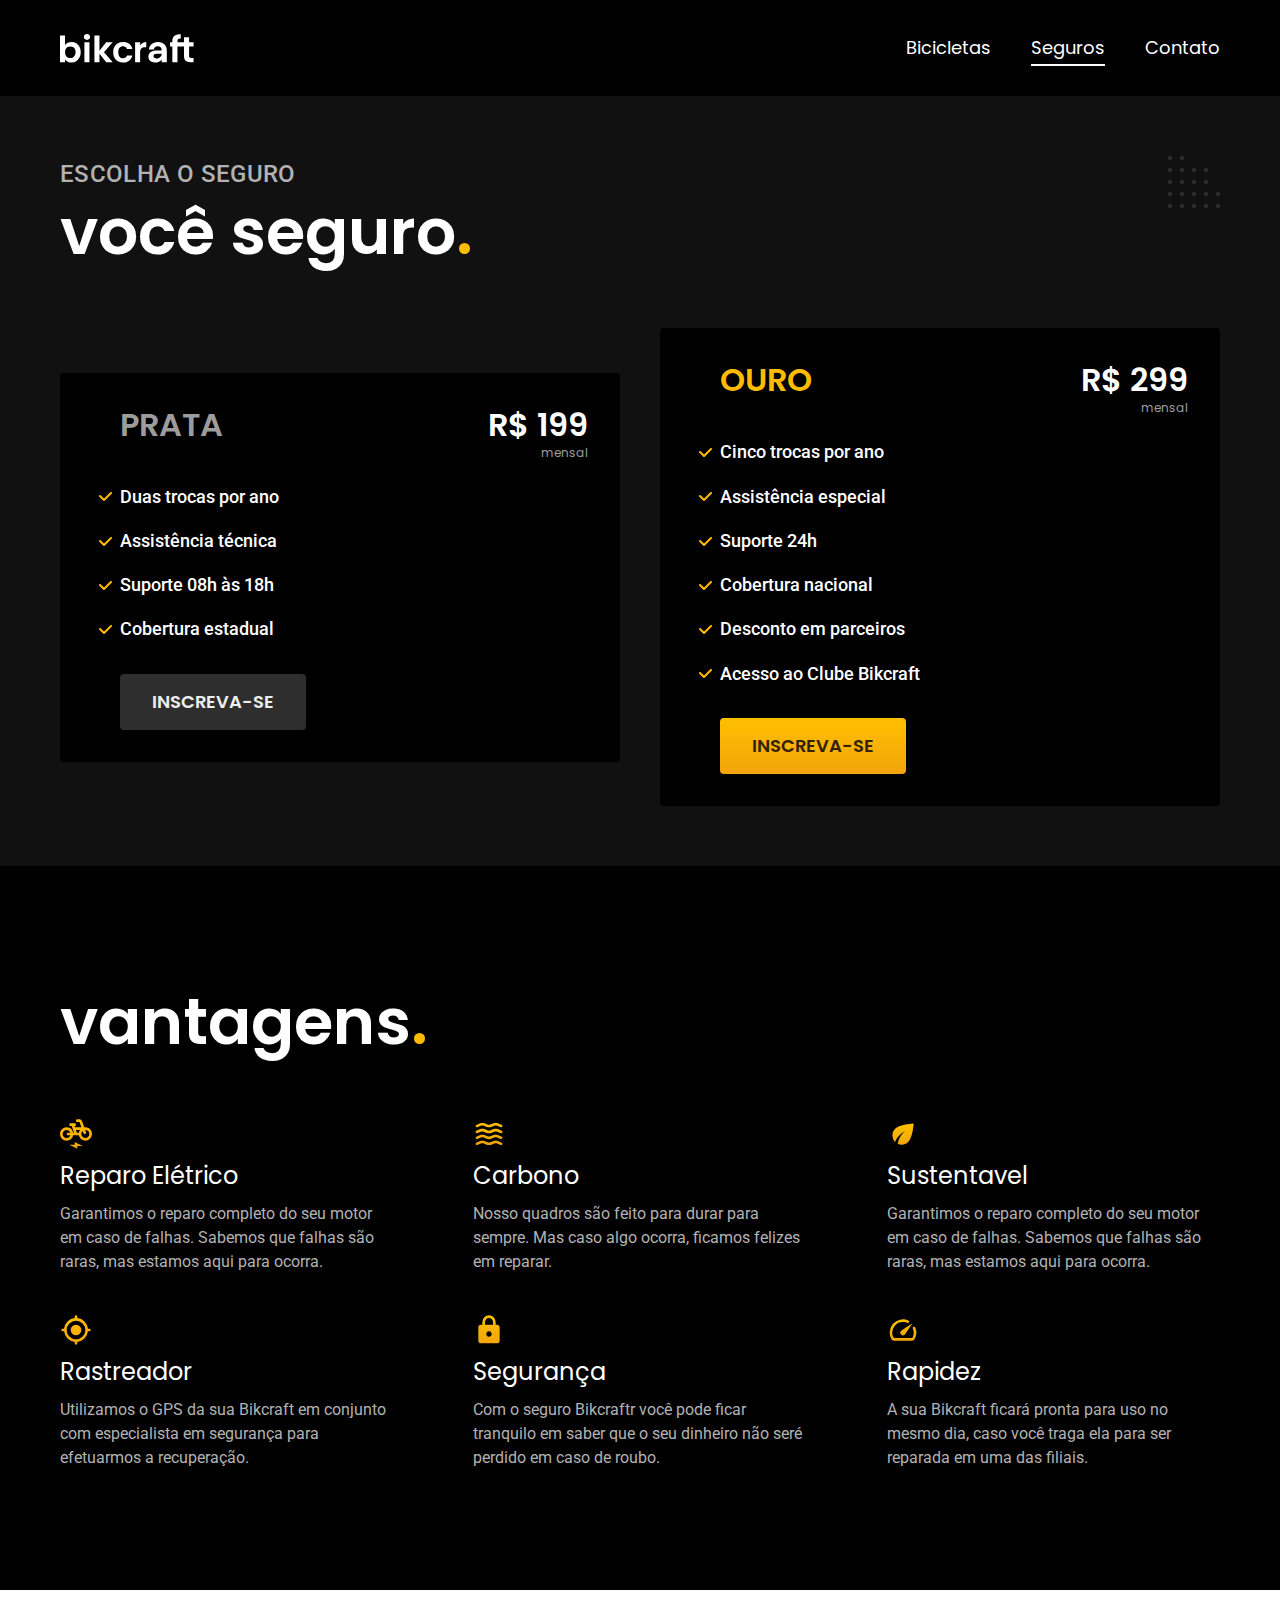
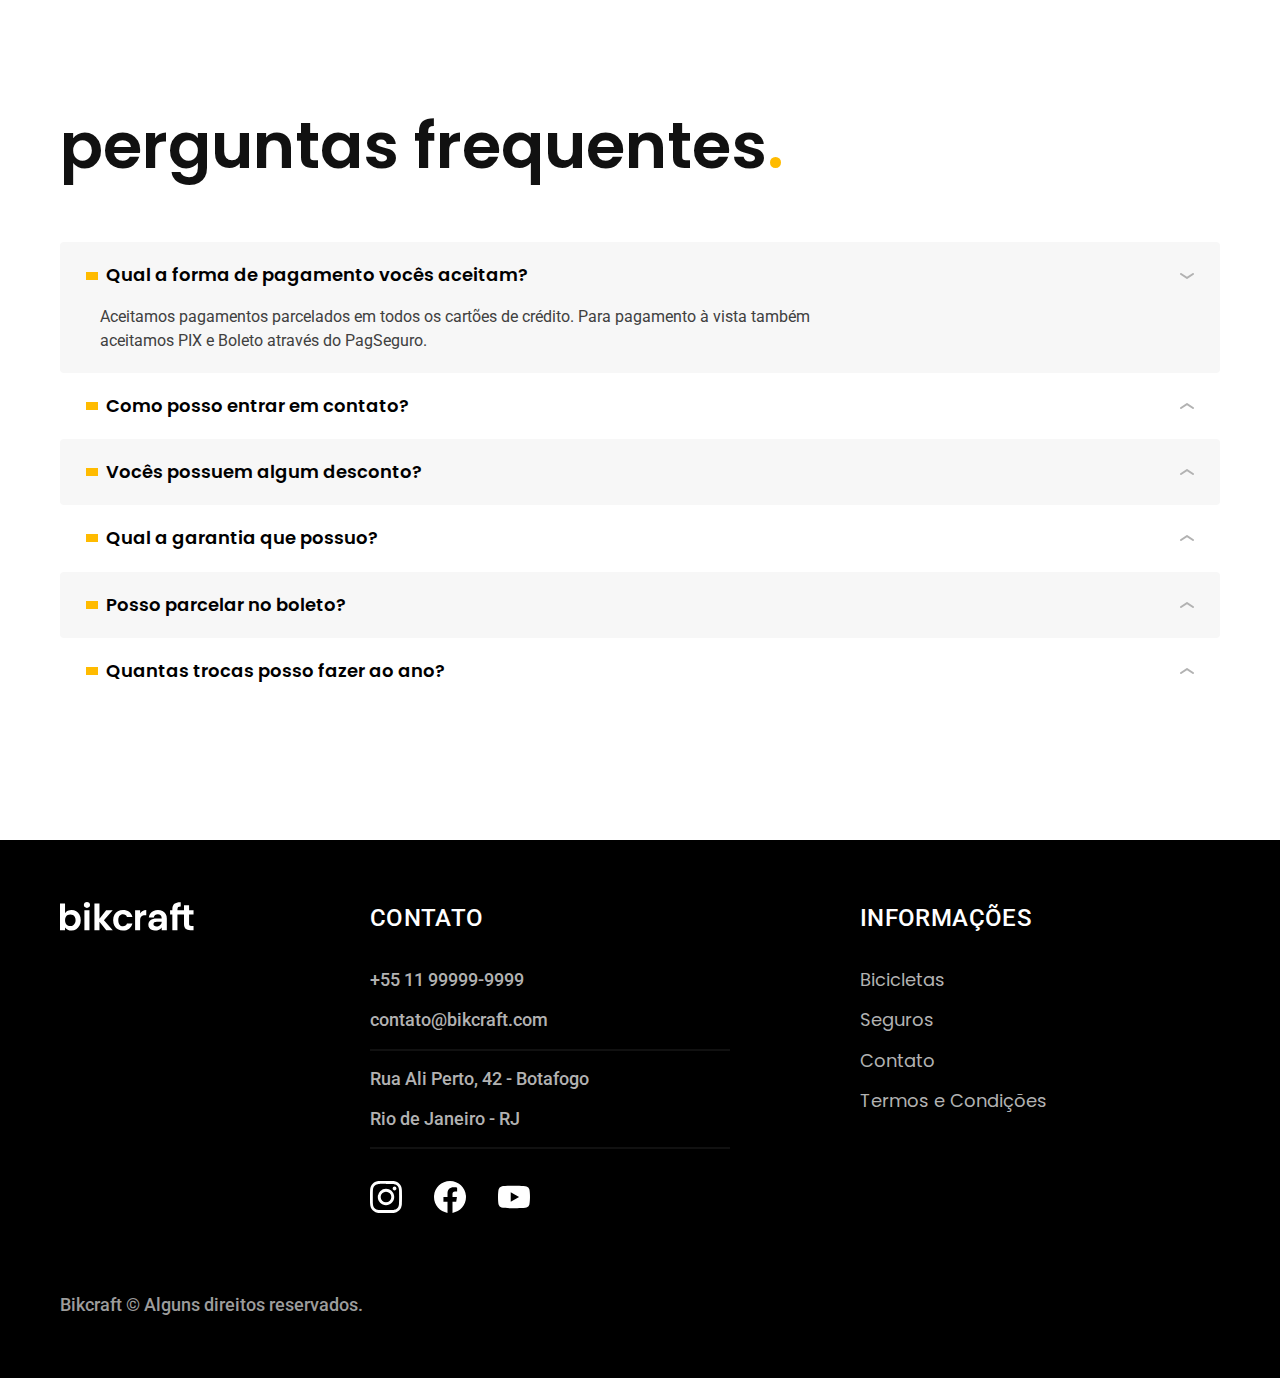
<file: seguros.html>
<!DOCTYPE html>
<html lang="pt-br">

<head>
    <meta charset="UTF-8">
    <meta name="viewport" content="width=device-width, initial-scale=1.0">

    <title>Seguros | Bikcraft </title>
    <meta name="description" content="Termos e Condições.">

    <link rel="preconnect" href="https://fonts.googleapis.com">
    <link rel="preconnect" href="https://fonts.gstatic.com" crossorigin>
    <link
        href="https://fonts.googleapis.com/css2?family=Merriweather:ital,wght@1,900&family=Poppins:wght@400;600&family=Roboto:wght@400;500&display=swap"
        rel="stylesheet">
    <link rel="icon" href="./favicon.svg" type="image/svg+xml">
    <link rel="preload" href="./css/style.min.css" as="style">
    <link rel="stylesheet" href="./css/style.min.css"><script>document.documentElement.classList.add('js');</script>
  </header>

<body id="seguros">
    <header class="header-bg">
        <div class="header container">
            <a href="./">
                <img src="./img/bikcraft.svg" alt="Bikcraft">
            </a>

            <nav aria-label="primaria">
                <ul class="header-menu font-1-m cor-0">
                    <li><a href="./bicicletas.html">Bicicletas</a></li>
                    <li><a href="./seguros.html">Seguros</a></li>
                    <li><a href="./contato.html">Contato</a></li>
                </ul>
            </nav>
        </div>
    </header>

    <main class="seguros-bg">
        <div class="titulo-bg">
            <div class="titulo container">
                <p class="font-2-l-b cor-5">Escolha o seguro</p>
                <h1 class="font-1-xxl cor-0">você seguro<span class="cor-p1">.</span></h1>
            </div>
        </div>

        <div class="seguros container">

            <div class="seguros-item fadeInLeft" data-anime="200">
                <h3 class="font-1-xl cor-6">PRATA</h3>
                <span class="font-1-xl cor-0">R$ 199 <span class="font-1-xs cor-6">mensal</span></span>
                <ul class="font-2-m cor-0">
                    <li>Duas trocas por ano</li>
                    <li>Assistência técnica</li>
                    <li>Suporte 08h às 18h</li>
                    <li>Cobertura estadual</li>
                </ul>
                <a class="botao secundario" href="./orcamento.html?tipo=seguro&produto=prata">Inscreva-se</a>
            </div>
            <div class="seguros-item fadeInRight" data-anime="400">
                <h3 class="font-1-xl cor-p1">OURO</h3>
                <span class="font-1-xl cor-0">R$ 299 <span class="font-1-xs cor-6">mensal</span></span>
                <ul class="font-2-m cor-0">
                    <li>Cinco trocas por ano</li>
                    <li>Assistência especial</li>
                    <li>Suporte 24h</li>
                    <li>Cobertura nacional</li>
                    <li>Desconto em parceiros</li>
                    <li>Acesso ao Clube Bikcraft</li>
                </ul>
                <a class="botao" href="./orcamento.html?tipo=seguro&produto=ouro">Inscreva-se</a>
            </div>
        </div>

    </main>

    <article class="vantagens-bg">
        <div class="vantagens container">
            <h2 class="font-1-xxl cor-0">vantagens<span class="cor-p1">.</span></h2>

            <ul>
                <li>
                    <img src="./img/icones/eletrica.svg" alt="">
                    <h3 class="font-1-l cor-0">Reparo Elétrico</h3>
                    <p class="font-2-s cor-5">Garantimos o reparo completo do seu motor em caso de falhas. Sabemos que
                        falhas são raras, mas estamos aqui para ocorra.</p>
                </li>
                <li>
                    <img src="./img/icones/carbono.svg" alt="">
                    <h3 class="font-1-l cor-0">Carbono</h3>
                    <p class="font-2-s cor-5">Nosso quadros são feito para durar para sempre. Mas caso algo ocorra,
                        ficamos felizes em reparar.</p>
                </li>
                <li>
                    <img src="./img/icones/sustentavel.svg" alt="">
                    <h3 class="font-1-l cor-0">Sustentavel</h3>
                    <p class="font-2-s cor-5">Garantimos o reparo completo do seu motor em caso de falhas. Sabemos que
                        falhas são raras, mas estamos aqui para ocorra.</p>
                </li>
                <li>
                    <img src="./img/icones/rastreador.svg" alt="">
                    <h3 class="font-1-l cor-0">Rastreador</h3>
                    <p class="font-2-s cor-5">Utilizamos o GPS da sua Bikcraft em conjunto com especialista em segurança
                        para efetuarmos a recuperação.</p>
                </li>
                <li>
                    <img src="./img/icones/seguro.svg" alt="">
                    <h3 class="font-1-l cor-0">Segurança</h3>
                    <p class="font-2-s cor-5">Com o seguro Bikcraftr você pode ficar tranquilo em saber que o seu
                        dinheiro não seré perdido em caso de roubo.</p>
                </li>
                <li>
                    <img src="./img/icones/velocidade.svg" alt="">
                    <h3 class="font-1-l cor-0">Rapidez</h3>
                    <p class="font-2-s cor-5">A sua Bikcraft ficará pronta para uso no mesmo dia, caso você traga ela
                        para ser reparada em uma das filiais.</p>
                </li>
            </ul>
        </div>
    </article>

    <article class="perguntas container">
        <h2 class="font-1-xxl">perguntas frequentes<span class="cor-p1">.</span></h2>
        <dl>
            <div>
                <dt><button class="font-1-m-b" aria-controls="pergunta1" aria-expanded="true">Qual a forma de pagamento vocês aceitam?</button></dt>
                <dd id="pergunta1" class="font-2-s cor-9 ativa">Aceitamos pagamentos parcelados em todos os cartões de crédito. Para pagamento à vista também aceitamos PIX e Boleto através do PagSeguro.</dd>
            </div>
            <div>
                <dt><button class="font-1-m-b" aria-controls="pergunta2" aria-expanded="false">Como posso entrar em contato?</button></dt>
                <dd id="pergunta2" class="font-2-s cor-9">Aceitamos pagamentos parcelados em todos os cartões de crédito. Para pagamento à vista também aceitamos PIX e Boleto através do PagSeguro.</dd>
            </div>
            <div>
                <dt><button class="font-1-m-b" aria-controls="pergunta3" aria-expanded="false">Vocês possuem algum desconto?</button></dt>
                <dd id="pergunta3" class="font-2-s cor-9">Aceitamos pagamentos parcelados em todos os cartões de crédito. Para pagamento à vista também aceitamos PIX e Boleto através do PagSeguro.</dd>
            </div>
            <div>
                <dt><button class="font-1-m-b" aria-controls="pergunta4" aria-expanded="false">Qual a garantia que possuo?</button></dt>
                <dd id="pergunta4" class="font-2-s cor-9">Aceitamos pagamentos parcelados em todos os cartões de crédito. Para pagamento à vista também aceitamos PIX e Boleto através do PagSeguro.</dd>
            </div>
            <div>
                <dt><button class="font-1-m-b" aria-controls="pergunta5" aria-expanded="false">Posso parcelar no boleto?</button></dt>
                <dd id="pergunta5" class="font-2-s cor-9">Aceitamos pagamentos parcelados em todos os cartões de crédito. Para pagamento à vista também aceitamos PIX e Boleto através do PagSeguro.</dd>
            </div>
            <div>
                <dt><button class="font-1-m-b" aria-controls="pergunta6" aria-expanded="false">Quantas trocas posso fazer ao ano?</button></dt>
                <dd id="pergunta6" class="font-2-s cor-9">Aceitamos pagamentos parcelados em todos os cartões de crédito. Para pagamento à vista também aceitamos PIX e Boleto através do PagSeguro.</dd>
            </div>
        </dl>
    </article>

    <footer class="footer-bg">
        <div class="footer container">
            <img src="./img/bikcraft.svg" alt="Bikcraft">
            <div class="footer-contato">
                <h3 class="font-2-l-b cor-0">Contato</h3>
                <ul class="font-2-m cor-5">
                    <li><a href="tel:+5511999999999">+55 11 99999-9999</a></li>
                    <li><a href="mailto:contato@bikcraft.com">contato@bikcraft.com</a></li>
                    <li>Rua Ali Perto, 42 - Botafogo</li>
                    <li>Rio de Janeiro - RJ</li>
                </ul>
                <div class="footer-redes">
                    <a href="./">
                        <img src="./img/redes/instagram.svg" alt="Instagram">
                    </a>
                    <a href="./">
                        <img src="./img/redes/facebook.svg" alt="Facebook">
                    </a>
                    <a href="./">
                        <img src="./img/redes/youtube.svg" alt="Youtube">
                    </a>
                </div>
            </div>
            <div class="footer-informacoes">
                <h3 class="font-2-l-b cor-0">Informações</h3>
                <nav>
                    <ul class="font-1-m cor-5">
                        <li><a href="./bicicletas.html">Bicicletas</a></li>
                        <li><a href="./seguros.html">Seguros</a></li>
                        <li><a href="./contato.html">Contato</a></li>
                        <li><a href="./termos.html">Termos e Condições</a></li>
                    </ul>
                </nav>
            </div>
            <p class="footer-copy font-2-m cor-6">Bikcraft © Alguns direitos reservados.</p>
        </div>
    </footer>
    <script src="./js/plugins/simple-anime.js"></script>
    <script src="./js/script.js"></script>
</body>

</html>
</file>
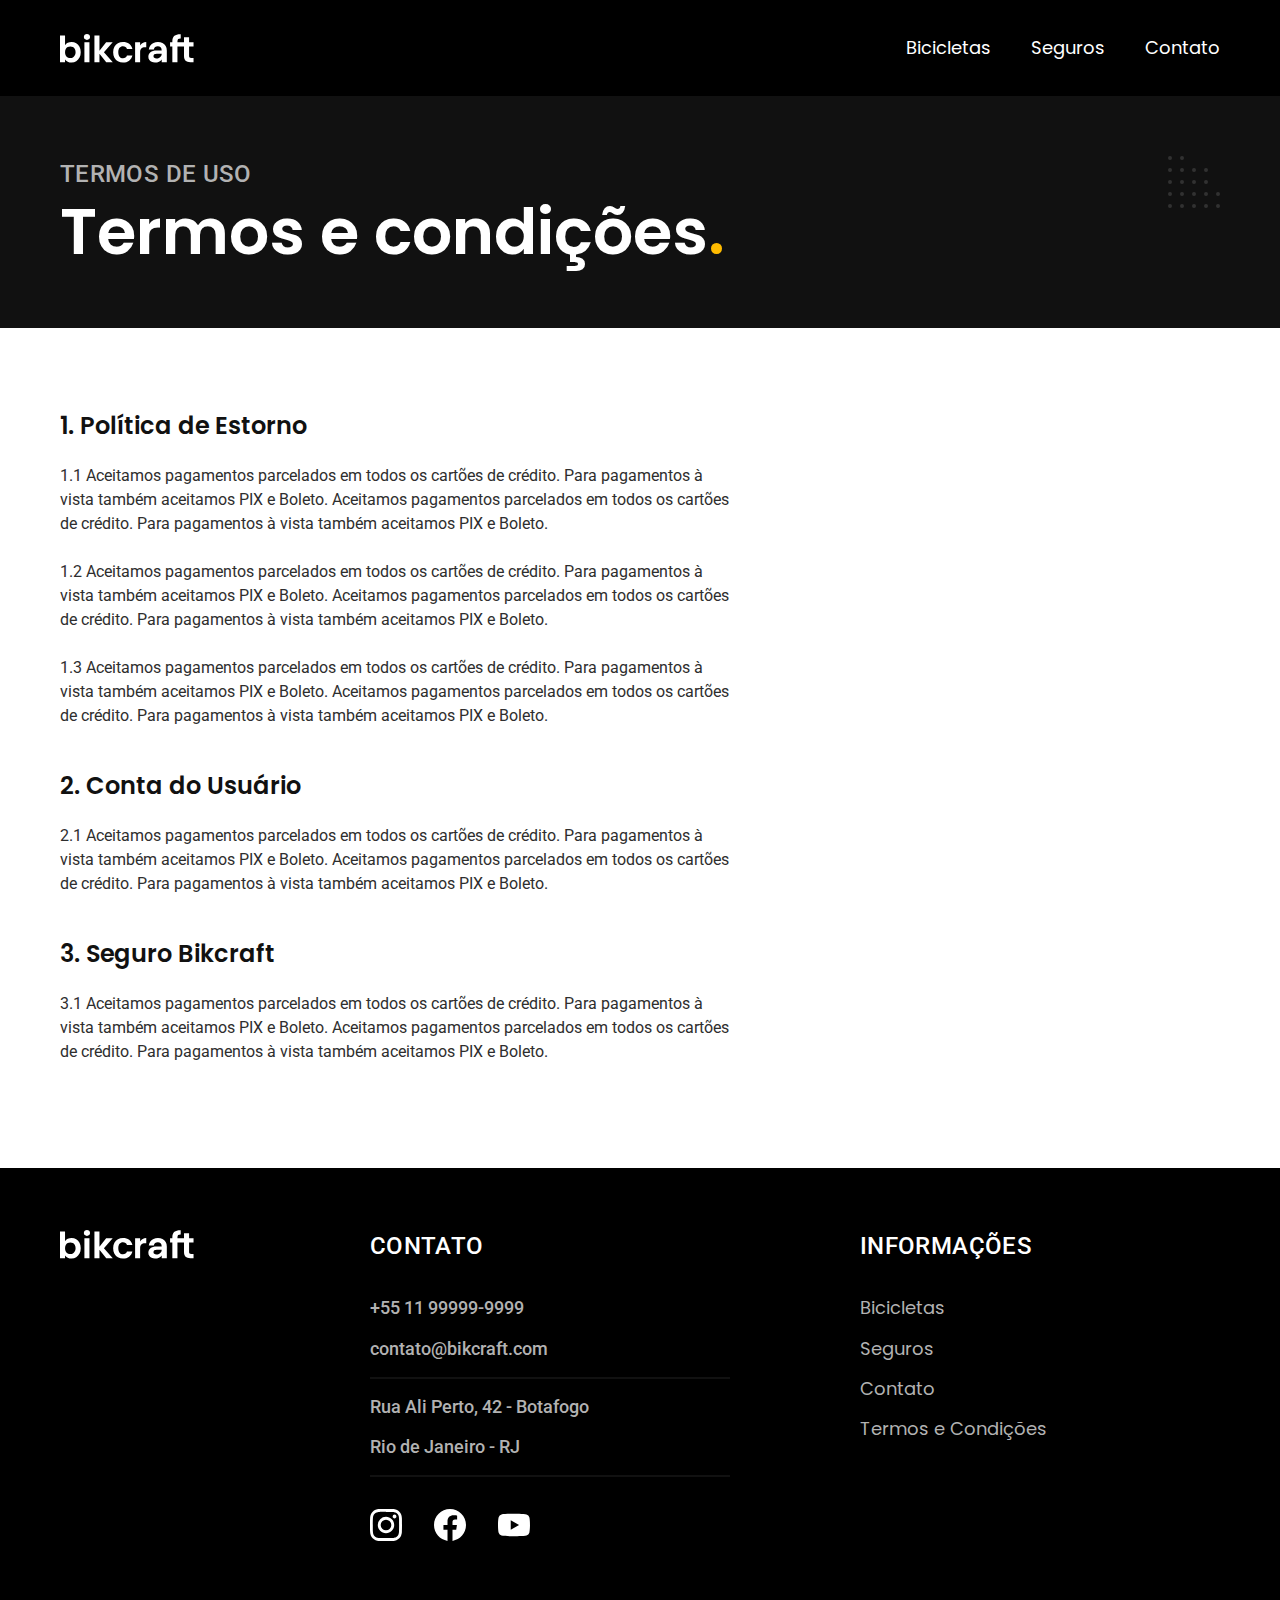
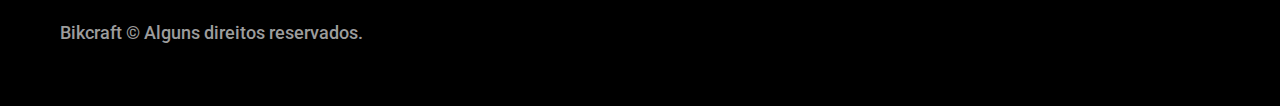
<file: termos.html>
<!DOCTYPE html>
<html lang="pt-br">

<head>
    <meta charset="UTF-8">
    <meta name="viewport" content="width=device-width, initial-scale=1.0">

    <title>Termos e Condições | Bikcraft </title>
    <meta name="description" content="Termos e Condições.">

    <link rel="preconnect" href="https://fonts.googleapis.com">
    <link rel="preconnect" href="https://fonts.gstatic.com" crossorigin>
    <link
        href="https://fonts.googleapis.com/css2?family=Merriweather:ital,wght@1,900&family=Poppins:wght@400;600&family=Roboto:wght@400;500&display=swap"
        rel="stylesheet">
    <link rel="icon" href="./favicon.svg" type="image/svg+xml">
    <link rel="preload" href="./css/style.min.css" as="style">
    <link rel="stylesheet" href="./css/style.min.css"><script>document.documentElement.classList.add('js');</script>
  </header>

<body id="termos">
    <header class="header-bg">
        <div class="header container">
            <a href="./">
                <img src="./img/bikcraft.svg" alt="Bikcraft">
            </a>

            <nav aria-label="primaria">
                <ul class="header-menu font-1-m cor-0">
                    <li><a href="./bicicletas.html">Bicicletas</a></li>
                    <li><a href="./seguros.html">Seguros</a></li>
                    <li><a href="./contato.html">Contato</a></li>
                </ul>
            </nav>
        </div>
    </header>

    <main>
        <div class="titulo-bg">
            <div class="titulo container">
                <p class="font-2-l-b cor-5">Termos de uso</p>
                <h1 class="font-1-xxl cor-0">Termos e condições<span class="cor-p1">.</span></h1>
            </div>
        </div>

        <div class="termos font-2-s cor-10 container">
            <h2 class="font-1-l cor-11">1. Política de Estorno</h2>
            <p>1.1 Aceitamos pagamentos parcelados em todos os cartões de crédito. Para pagamentos à vista também
                aceitamos PIX e Boleto.
                Aceitamos pagamentos parcelados em todos os cartões de crédito. Para pagamentos à vista também aceitamos
                PIX e Boleto.
            </p>
            <p>1.2 Aceitamos pagamentos parcelados em todos os cartões de crédito. Para pagamentos à vista também
                aceitamos PIX e Boleto.
                Aceitamos pagamentos parcelados em todos os cartões de crédito. Para pagamentos à vista também aceitamos
                PIX e Boleto.
            </p>
            <p>1.3 Aceitamos pagamentos parcelados em todos os cartões de crédito. Para pagamentos à vista também
                aceitamos PIX e Boleto.
                Aceitamos pagamentos parcelados em todos os cartões de crédito. Para pagamentos à vista também aceitamos
                PIX e Boleto.
            </p>
            <h2 class="font-1-l cor-11">2. Conta do Usuário</h2>
            <p>2.1 Aceitamos pagamentos parcelados em todos os cartões de crédito. Para pagamentos à vista também
                aceitamos PIX e Boleto.
                Aceitamos pagamentos parcelados em todos os cartões de crédito. Para pagamentos à vista também aceitamos
                PIX e Boleto.
            </p>
            <h2 class="font-1-l cor-11">3. Seguro Bikcraft</h2>
            <p>3.1 Aceitamos pagamentos parcelados em todos os cartões de crédito. Para pagamentos à vista também
                aceitamos PIX e Boleto.
                Aceitamos pagamentos parcelados em todos os cartões de crédito. Para pagamentos à vista também aceitamos
                PIX e Boleto.
            </p>
        </div>
    </main>

    <footer class="footer-bg">
        <div class="footer container">
            <img src="./img/bikcraft.svg" alt="Bikcraft">
            <div class="footer-contato">
                <h3 class="font-2-l-b cor-0">Contato</h3>
                <ul class="font-2-m cor-5">
                    <li><a href="tel:+5511999999999">+55 11 99999-9999</a></li>
                    <li><a href="mailto:contato@bikcraft.com">contato@bikcraft.com</a></li>
                    <li>Rua Ali Perto, 42 - Botafogo</li>
                    <li>Rio de Janeiro - RJ</li>
                </ul>
                <div class="footer-redes">
                    <a href="./">
                        <img src="./img/redes/instagram.svg" alt="Instagram">
                    </a>
                    <a href="./">
                        <img src="./img/redes/facebook.svg" alt="Facebook">
                    </a>
                    <a href="./">
                        <img src="./img/redes/youtube.svg" alt="Youtube">
                    </a>
                </div>
            </div>
            <div class="footer-informacoes">
                <h3 class="font-2-l-b cor-0">Informações</h3>
                <nav>
                    <ul class="font-1-m cor-5">
                        <li><a href="./bicicletas.html">Bicicletas</a></li>
                        <li><a href="./seguros.html">Seguros</a></li>
                        <li><a href="./contato.html">Contato</a></li>
                        <li><a href="./termos.html">Termos e Condições</a></li>
                    </ul>
                </nav>
            </div>
            <p class="footer-copy font-2-m cor-6">Bikcraft © Alguns direitos reservados.</p>
        </div>
    </footer>
<script src="./js/script.js"></script>
</body>

</html>
</file>
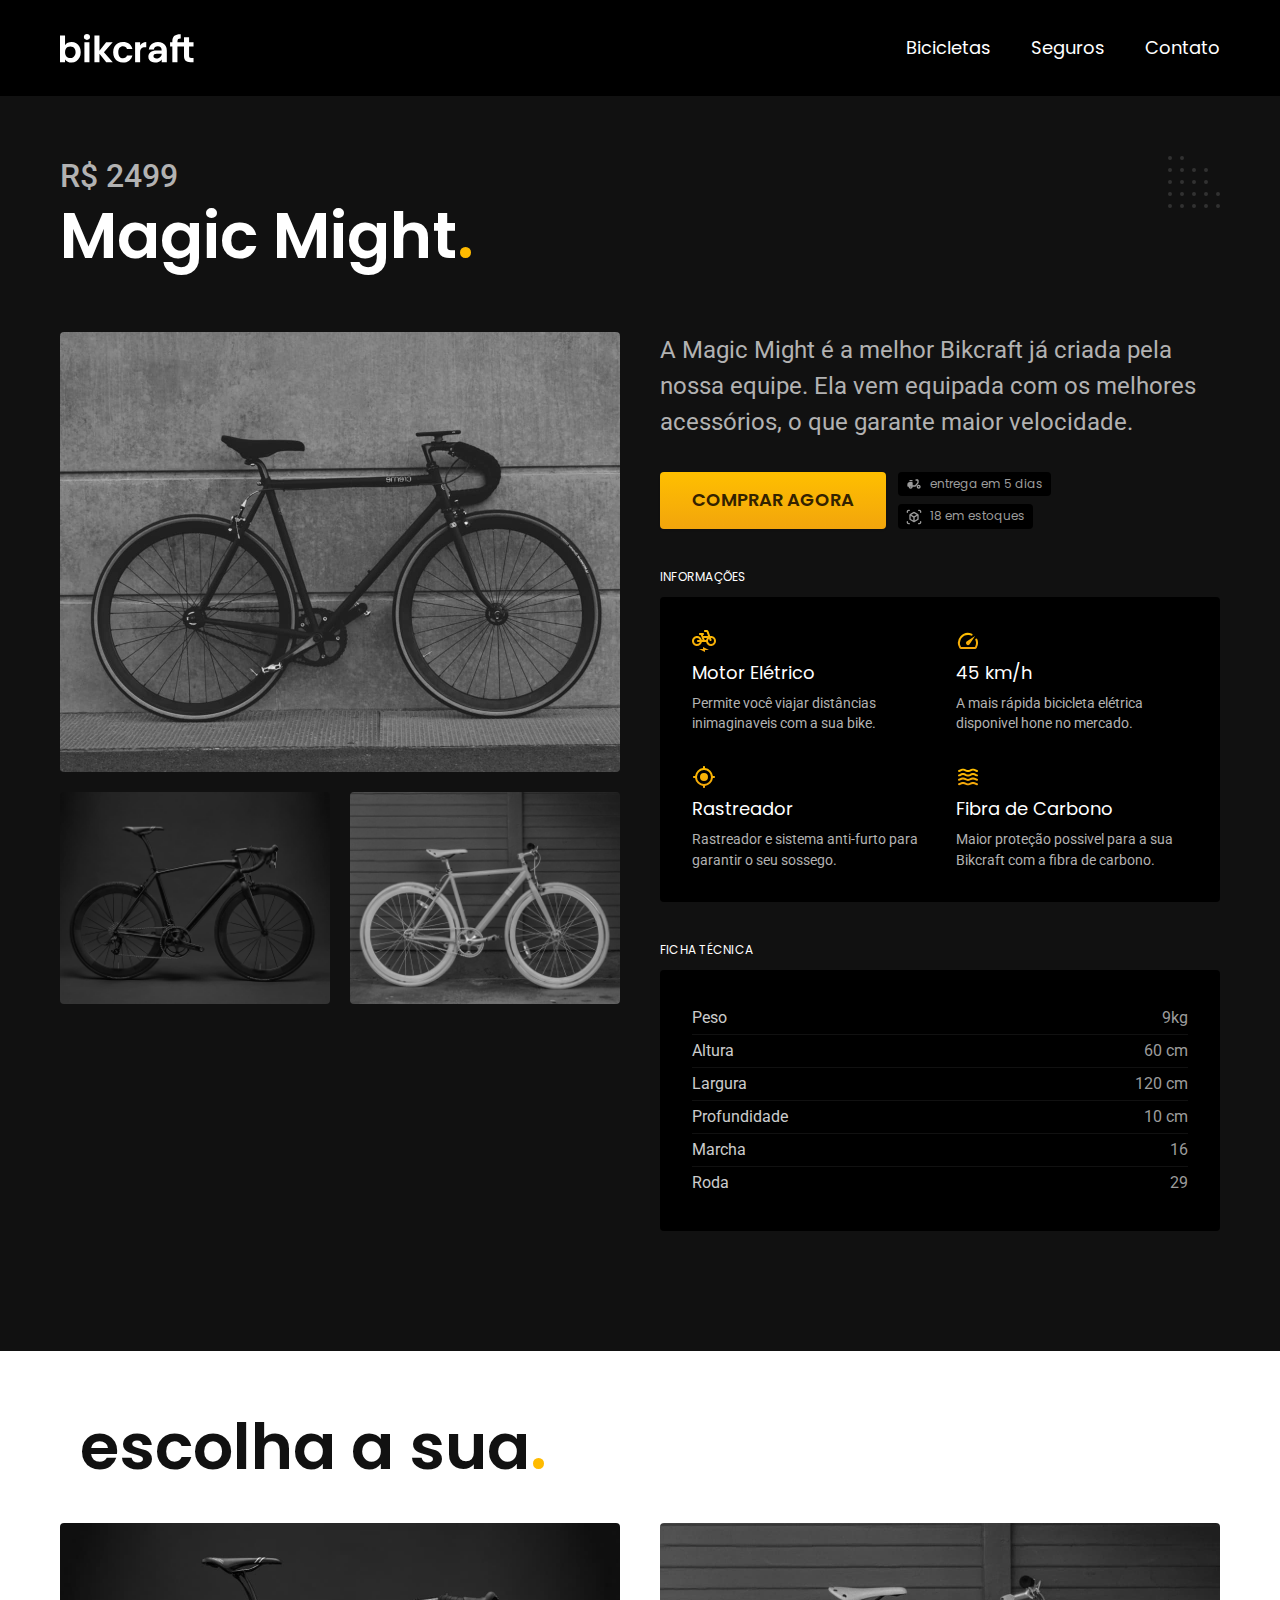
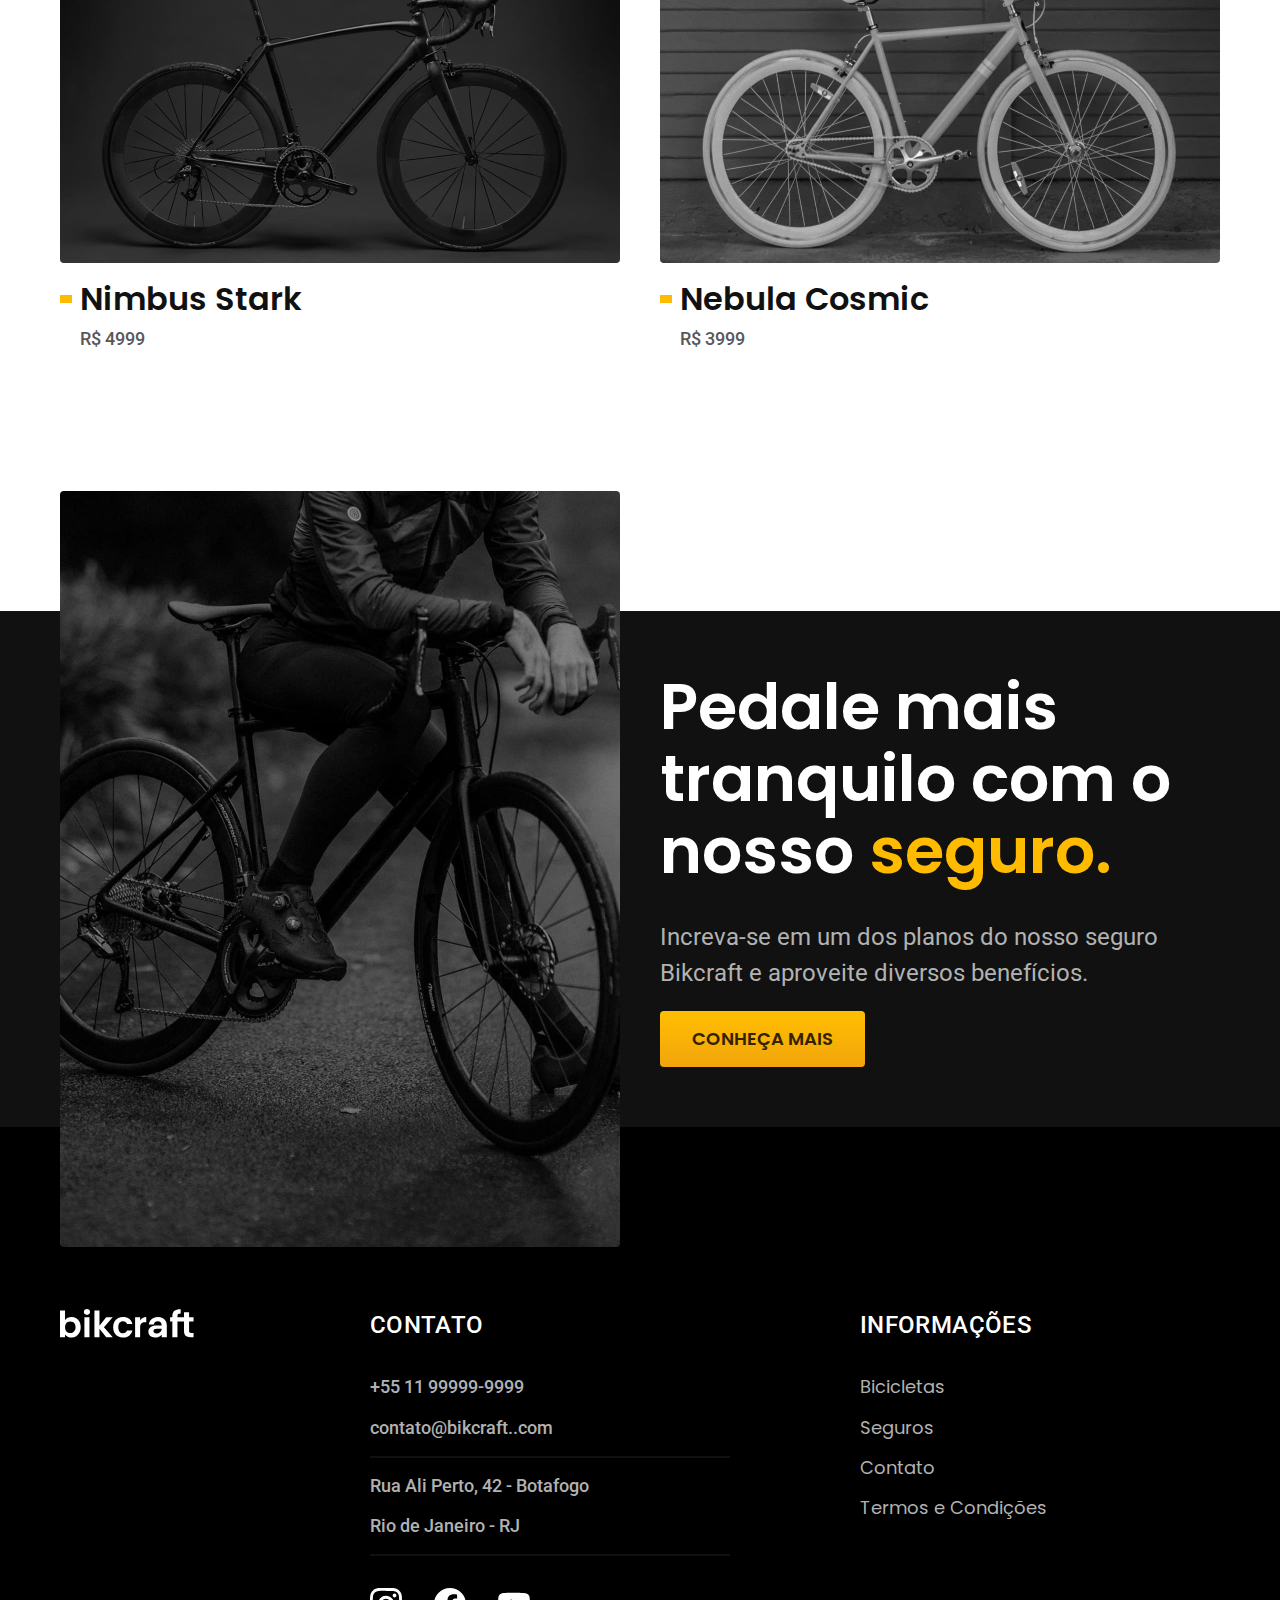
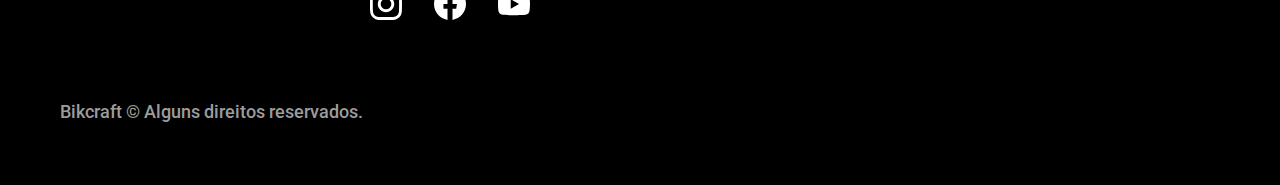
<file: bicicletas/magic.html>
<!DOCTYPE html>
<html lang="pt-br">

<head>
    <meta charset="UTF-8">
    <meta name="viewport" content="width=device-width, initial-scale=1.0">

    <title>Magic | Bikcraft </title>
    <meta name="description" content="Termos e Condições.">

    <link rel="preconnect" href="https://fonts.googleapis.com">
    <link rel="preconnect" href="https://fonts.gstatic.com" crossorigin>
    <link
        href="https://fonts.googleapis.com/css2?family=Merriweather:ital,wght@1,900&family=Poppins:wght@400;600&family=Roboto:wght@400;500&display=swap"
        rel="stylesheet">

    <link rel="icon" href="../favicon.svg" type="image/svg+xml">
    <link rel="preload" href="../css/style.min.css" as="style">
    <link rel="stylesheet" href="../css/style.min.css">
    <script>document.documentElement.classList.add('js');</script>
</head>

<body id="bicicleta">
    <header class="header-bg">
        <div class="header container">
            <a href="../">
                <img src="../img/bikcraft.svg" alt="Bikcraft">
            </a>

            <nav aria-label="primaria">
                <ul class="header-menu font-1-m cor-0">
                    <li><a href="../bicicletas.html">Bicicletas</a></li>
                    <li><a href="../seguros.html">Seguros</a></li>
                    <li><a href="../contato.html">Contato</a></li>
                </ul>
            </nav>
        </div>
    </header>

    <main class="titulo-bg">
        <div>
            <div class="titulo container">
                <p class="font-2-xl cor-5">R$ 2499</p>
                <h1 class="font-1-xxl cor-0">Magic Might<span class="cor-p1">.</span></h1>
            </div>
        </div>
        <div class="bicicleta container">
            <div class="bicicleta-imagens">
                <img src="../img/bicicleta/nimbus2.jpg" alt="Bicicleta 1">
                <img src="../img/bicicleta/nimbus1.jpg" alt="Bicicleta 2">
                <img src="../img/bicicleta/nimbus3.jpg" alt="Bicicleta 3">
            </div>
            <div class="bicicleta-conteudo">
                <p class="font-2-l cor-5">A Magic Might é a melhor Bikcraft já criada pela nossa equipe. Ela vem
                    equipada
                    com os melhores acessórios, o que garante maior velocidade.</p>
                <div class="bicicleta-comprar">
                    <a class="botao" href="../orcamento.html?tipo=bikcraft&produto=magic">Comprar Agora</a>
                    <span class="font-1-xs cor-6"><img src="../img/icones/entrega.svg" alt=""> entrega em 5 dias</span>
                    <span class="font-1-xs cor-6"><img src="../img/icones/estoque.svg" alt=""> 18 em estoques</span>
                </div>
                <h2 class="font-1-xs cor-0">Informações</h2>
                <ul class="bicicleta-informacoes">
                    <li>
                        <img src="../img/icones/eletrica.svg" alt="">
                        <h3 class="font-1-m cor-0">Motor Elétrico</h3>
                        <p class="font-2-xs cor-5">Permite você viajar distâncias inimaginaveis com a sua bike.</p>
                    </li>
                    <li>
                        <img src="../img/icones/velocidade.svg" alt="">
                        <h3 class="font-1-m cor-0">45 km/h</h3>
                        <p class="font-2-xs cor-5">A mais rápida bicicleta elétrica disponivel hone no mercado.</p>
                    </li>
                    <li>
                        <img src="../img/icones/rastreador.svg" alt="">
                        <h3 class="font-1-m cor-0">Rastreador</h3>
                        <p class="font-2-xs cor-5">Rastreador e sistema anti-furto para garantir o seu sossego.</p>
                    </li>
                    <li>
                        <img src="../img/icones/carbono.svg" alt="">
                        <h3 class="font-1-m cor-0">Fibra de Carbono</h3>
                        <p class="font-2-xs cor-5">Maior proteção possivel para a sua Bikcraft com a fibra de carbono.
                        </p>
                    </li>
                </ul>
                <h2 class="font-1-xs cor-0">Ficha técnica</h2>
                <ul class="bicicleta-ficha font-2-s cor-4">
                    <li>Peso <span>9kg</span></li>
                    <li>Altura <span>60 cm</span></li>
                    <li>Largura <span>120 cm</span></li>
                    <li>Profundidade <span>10 cm</span></li>
                    <li>Marcha <span>16</span></li>
                    <li>Roda <span>29</span></li>
                </ul>
            </div>
        </div>
    </main>

    <article class="bicicletas-lista container">
        <h2 class="container font-1-xxl">escolha a sua<span class="cor-p1">.</span></h2>
    
        <ul>
          <li>
            <a href="./magic.html">
              <img src="../img/bicicletas/nimbus.jpg" alt="Bicicleta preta">
              <h3 class="font-1-xl">Nimbus Stark</h3>
              <span class="font-2-m cor-8">R$ 4999</span>
            </a>
          </li>
    
          <li>
            <a href="./nebula.html">
              <img src="../img/bicicletas/nebula.jpg" alt="Bicicleta preta">
              <h3 class="font-1-xl">Nebula Cosmic</h3>
              <span class="font-2-m cor-8">R$ 3999</span>
            </a>
          </li>
    
        </ul>
      </article>

      <article class="seguro-bg">
        <div class="seguro container">
            <div class="seguro-imagem">
                <img src="../img/fotos/seguros.jpg" alt="Pessoa parada em cima de uma bicicleta.">
            </div>
            <div class="seguro-conteudo">
                <h2 class="font-1-xxl cor-0">Pedale mais tranquilo com o nosso <span class="cor-p1">seguro.</span></h2>
                <p class="font-2-l cor-5">Increva-se em um dos planos do nosso seguro Bikcraft e aproveite diversos benefícios.</p>
                <a class="botao" href="../seguros.html">Conheça Mais</a>
            </div>
        </div>
      </article>

    <footer class="footer-bg">
        <div class="footer container">
            <img src="../img/bikcraft.svg" alt="Bikcraft">
            <div class="footer-contato">
                <h3 class="font-2-l-b cor-0">Contato</h3>
                <ul class="font-2-m cor-5">
                    <li><a href="tel:+5511999999999">+55 11 99999-9999</a></li>
                    <li><a href="mailto:contato@bikcraft..com">contato@bikcraft..com</a></li>
                    <li>Rua Ali Perto, 42 - Botafogo</li>
                    <li>Rio de Janeiro - RJ</li>
                </ul>
                <div class="footer-redes">
                    <a href="../">
                        <img src="../img/redes/instagram.svg" alt="Instagram">
                    </a>
                    <a href="../">
                        <img src="../img/redes/facebook.svg" alt="Facebook">
                    </a>
                    <a href="../">
                        <img src="../img/redes/youtube.svg" alt="Youtube">
                    </a>
                </div>
            </div>
            <div class="footer-informacoes">
                <h3 class="font-2-l-b cor-0">Informações</h3>
                <nav>
                    <ul class="font-1-m cor-5">
                        <li><a href="../bicicletas..html">Bicicletas</a></li>
                        <li><a href="../seguros..html">Seguros</a></li>
                        <li><a href="../contato..html">Contato</a></li>
                        <li><a href="../termos..html">Termos e Condições</a></li>
                    </ul>
                </nav>
            </div>
            <p class="footer-copy font-2-m cor-6">Bikcraft © Alguns direitos reservados.</p>
        </div>
    </footer>
<script src="../js/script.js"></script>
</body>

</html>
</file>
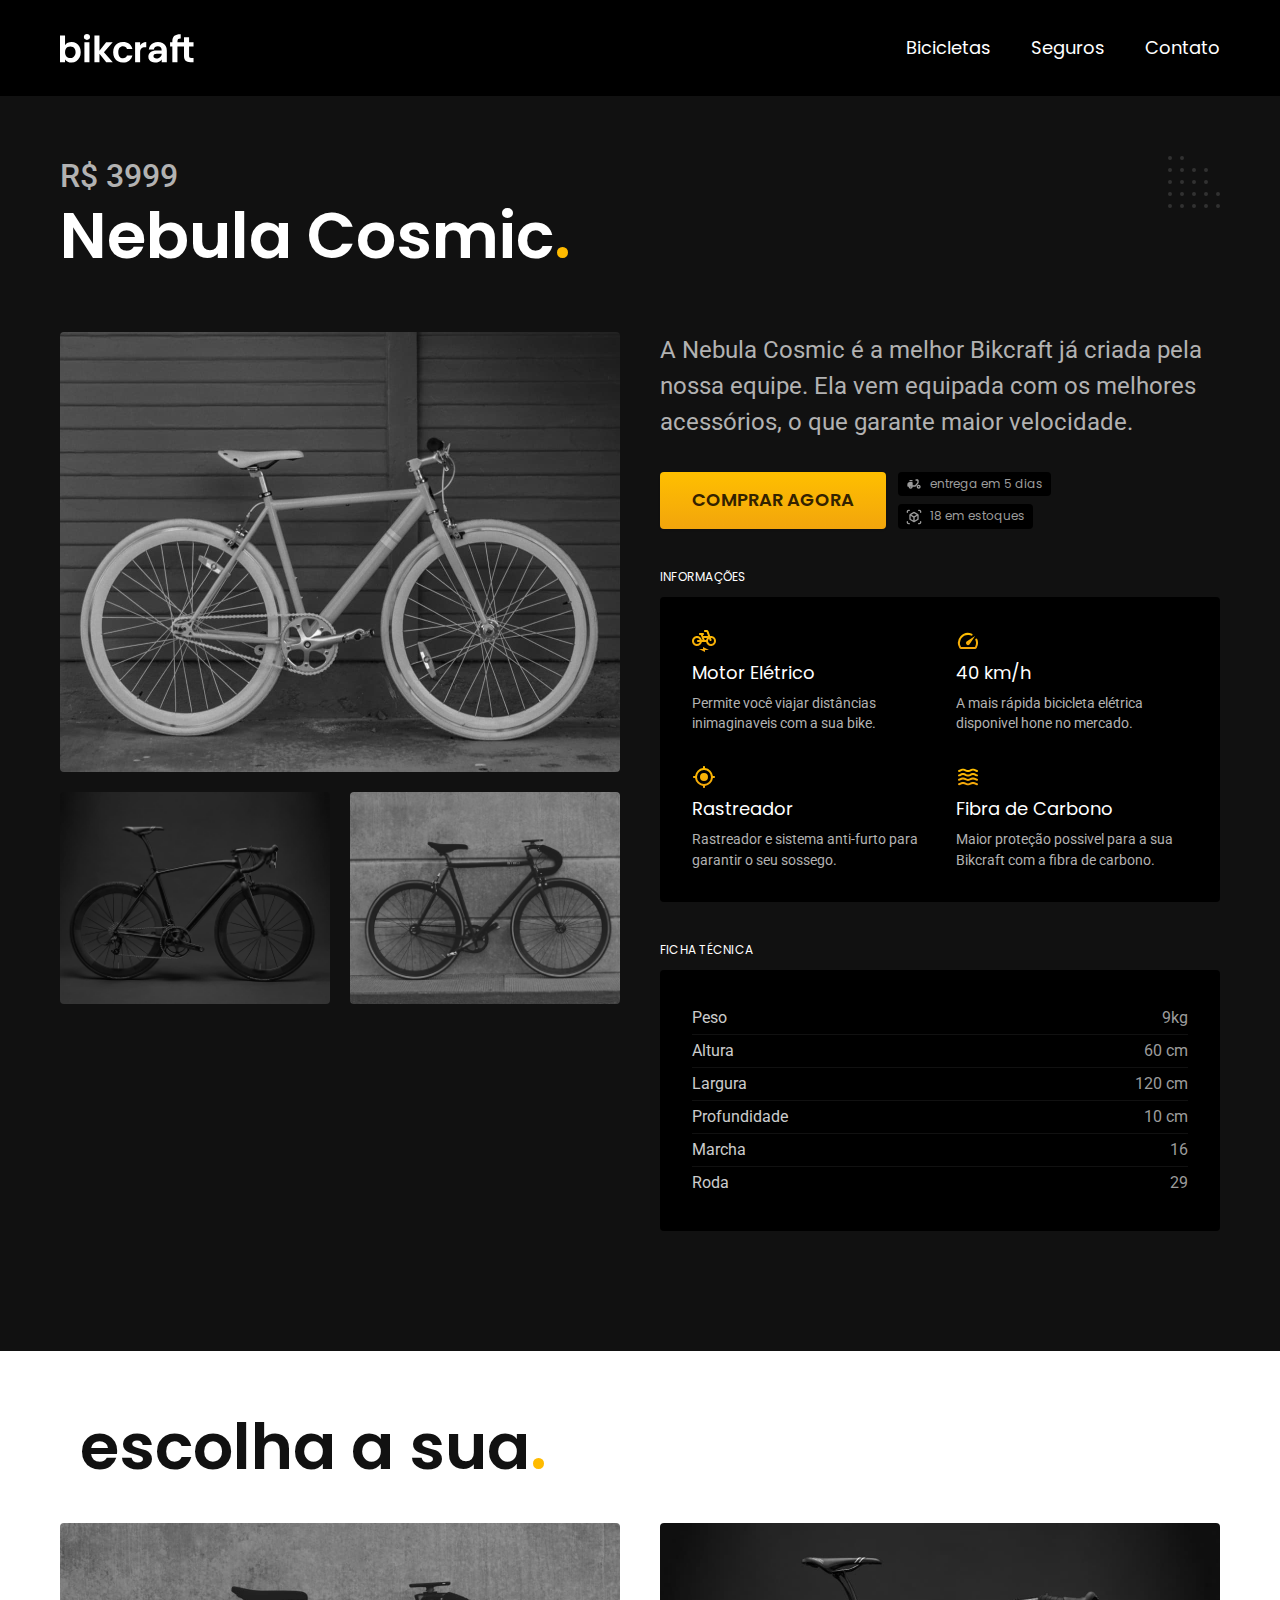
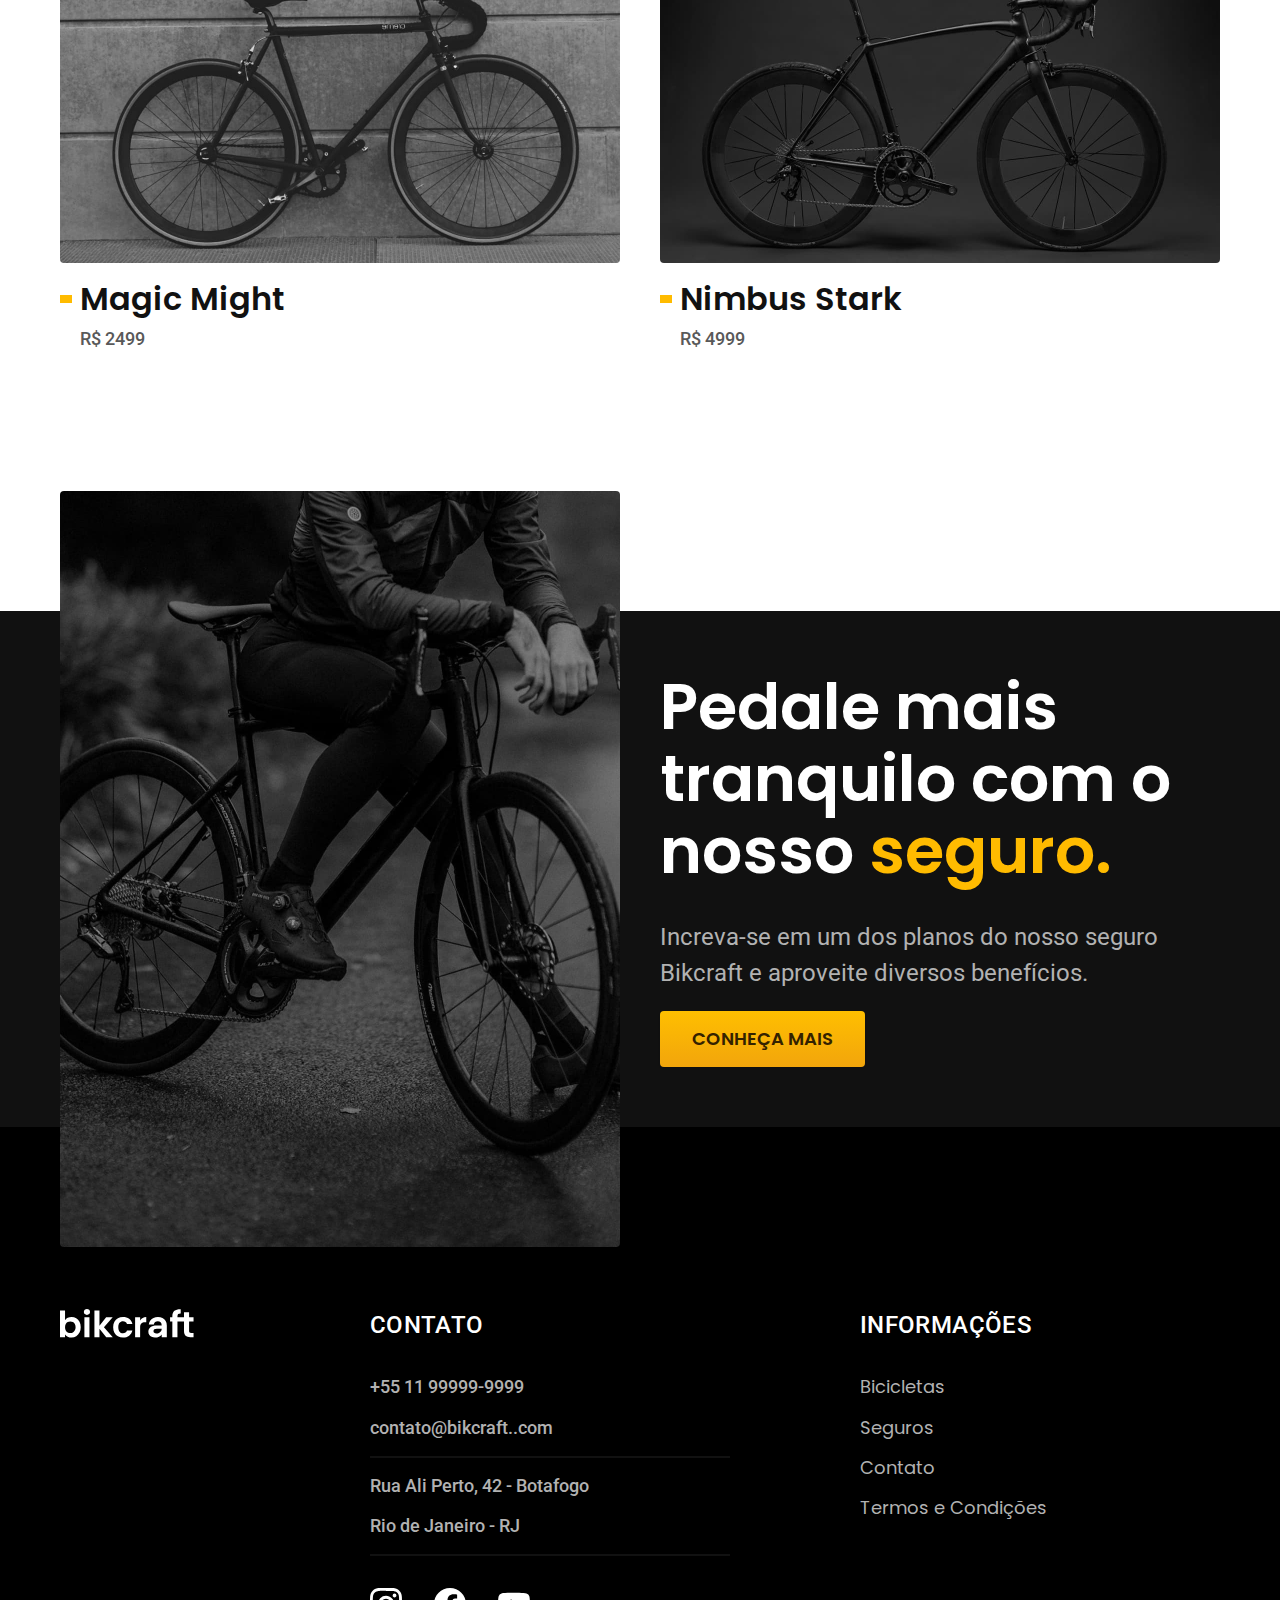
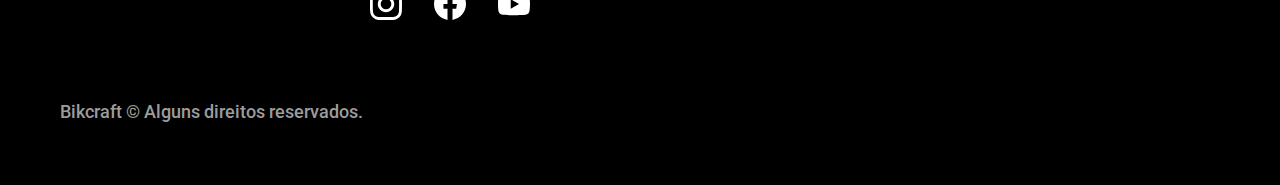
<file: bicicletas/nebula.html>
<!DOCTYPE html>
<html lang="pt-br">

<head>
    <meta charset="UTF-8">
    <meta name="viewport" content="width=device-width, initial-scale=1.0">

    <title>Nebula | Bikcraft </title>
    <meta name="description" content="Termos e Condições.">

    <link rel="preconnect" href="https://fonts.googleapis.com">
    <link rel="preconnect" href="https://fonts.gstatic.com" crossorigin>
    <link
        href="https://fonts.googleapis.com/css2?family=Merriweather:ital,wght@1,900&family=Poppins:wght@400;600&family=Roboto:wght@400;500&display=swap"
        rel="stylesheet">
        <link rel="icon" href="../favicon.svg" type="image/svg+xml">
        <link rel="preload" href="../css/style.min.css" as="style">
        <link rel="stylesheet" href="../css/style.min.css">
        <script>document.documentElement.classList.add('js');</script>
    </head>

<body id="bicicleta">
    <header class="header-bg">
        <div class="header container">
            <a href="../">
                <img src="../img/bikcraft.svg" alt="Bikcraft">
            </a>

            <nav aria-label="primaria">
                <ul class="header-menu font-1-m cor-0">
                    <li><a href="../bicicletas.html">Bicicletas</a></li>
                    <li><a href="../seguros.html">Seguros</a></li>
                    <li><a href="../contato.html">Contato</a></li>
                </ul>
            </nav>
        </div>
    </header>

    <main class="titulo-bg">
        <div>
            <div class="titulo container">
                <p class="font-2-xl cor-5">R$ 3999</p>
                <h1 class="font-1-xxl cor-0">Nebula Cosmic<span class="cor-p1">.</span></h1>
            </div>
        </div>
        <div class="bicicleta container">
            <div class="bicicleta-imagens">
                <img src="../img/bicicleta/nimbus3.jpg" alt="Bicicleta 1">
                <img src="../img/bicicleta/nimbus1.jpg" alt="Bicicleta 2">
                <img src="../img/bicicleta/nimbus2.jpg" alt="Bicicleta 3">
            </div>
            <div class="bicicleta-conteudo">
                <p class="font-2-l cor-5">A Nebula Cosmic é a melhor Bikcraft já criada pela nossa equipe. Ela vem
                    equipada
                    com os melhores acessórios, o que garante maior velocidade.</p>
                <div class="bicicleta-comprar">
                    <a class="botao" href="../orcamento.html?tipo=bikcraft&produto=nebula">Comprar Agora</a>
                    <span class="font-1-xs cor-6"><img src="../img/icones/entrega.svg" alt=""> entrega em 5 dias</span>
                    <span class="font-1-xs cor-6"><img src="../img/icones/estoque.svg" alt=""> 18 em estoques</span>
                </div>
                <h2 class="font-1-xs cor-0">Informações</h2>
                <ul class="bicicleta-informacoes">
                    <li>
                        <img src="../img/icones/eletrica.svg" alt="">
                        <h3 class="font-1-m cor-0">Motor Elétrico</h3>
                        <p class="font-2-xs cor-5">Permite você viajar distâncias inimaginaveis com a sua bike.</p>
                    </li>
                    <li>
                        <img src="../img/icones/velocidade.svg" alt="">
                        <h3 class="font-1-m cor-0">40 km/h</h3>
                        <p class="font-2-xs cor-5">A mais rápida bicicleta elétrica disponivel hone no mercado.</p>
                    </li>
                    <li>
                        <img src="../img/icones/rastreador.svg" alt="">
                        <h3 class="font-1-m cor-0">Rastreador</h3>
                        <p class="font-2-xs cor-5">Rastreador e sistema anti-furto para garantir o seu sossego.</p>
                    </li>
                    <li>
                        <img src="../img/icones/carbono.svg" alt="">
                        <h3 class="font-1-m cor-0">Fibra de Carbono</h3>
                        <p class="font-2-xs cor-5">Maior proteção possivel para a sua Bikcraft com a fibra de carbono.
                        </p>
                    </li>
                </ul>
                <h2 class="font-1-xs cor-0">Ficha técnica</h2>
                <ul class="bicicleta-ficha font-2-s cor-4">
                    <li>Peso <span>9kg</span></li>
                    <li>Altura <span>60 cm</span></li>
                    <li>Largura <span>120 cm</span></li>
                    <li>Profundidade <span>10 cm</span></li>
                    <li>Marcha <span>16</span></li>
                    <li>Roda <span>29</span></li>
                </ul>
            </div>
        </div>
    </main>

    <article class="bicicletas-lista container">
        <h2 class="container font-1-xxl">escolha a sua<span class="cor-p1">.</span></h2>
    
        <ul>
          <li>
            <a href="./magic.html">
              <img src="../img/bicicletas/magic.jpg" alt="Bicicleta preta">
              <h3 class="font-1-xl">Magic Might</h3>
              <span class="font-2-m cor-8">R$ 2499</span>
            </a>
          </li>
    
          <li>
            <a href="./nebula.html">
              <img src="../img/bicicletas/nimbus.jpg" alt="Bicicleta preta">
              <h3 class="font-1-xl">Nimbus Stark</h3>
              <span class="font-2-m cor-8">R$ 4999</span>
            </a>
          </li>
    
        </ul>
      </article>

      <article class="seguro-bg">
        <div class="seguro container">
            <div class="seguro-imagem">
                <img src="../img/fotos/seguros.jpg" alt="Pessoa parada em cima de uma bicicleta.">
            </div>
            <div class="seguro-conteudo">
                <h2 class="font-1-xxl cor-0">Pedale mais tranquilo com o nosso <span class="cor-p1">seguro.</span></h2>
                <p class="font-2-l cor-5">Increva-se em um dos planos do nosso seguro Bikcraft e aproveite diversos benefícios.</p>
                <a class="botao" href="../seguros.html">Conheça Mais</a>
            </div>
        </div>
      </article>

    <footer class="footer-bg">
        <div class="footer container">
            <img src="../img/bikcraft.svg" alt="Bikcraft">
            <div class="footer-contato">
                <h3 class="font-2-l-b cor-0">Contato</h3>
                <ul class="font-2-m cor-5">
                    <li><a href="tel:+5511999999999">+55 11 99999-9999</a></li>
                    <li><a href="mailto:contato@bikcraft..com">contato@bikcraft..com</a></li>
                    <li>Rua Ali Perto, 42 - Botafogo</li>
                    <li>Rio de Janeiro - RJ</li>
                </ul>
                <div class="footer-redes">
                    <a href="../">
                        <img src="../img/redes/instagram.svg" alt="Instagram">
                    </a>
                    <a href="../">
                        <img src="../img/redes/facebook.svg" alt="Facebook">
                    </a>
                    <a href="../">
                        <img src="../img/redes/youtube.svg" alt="Youtube">
                    </a>
                </div>
            </div>
            <div class="footer-informacoes">
                <h3 class="font-2-l-b cor-0">Informações</h3>
                <nav>
                    <ul class="font-1-m cor-5">
                        <li><a href="../bicicletas..html">Bicicletas</a></li>
                        <li><a href="../seguros..html">Seguros</a></li>
                        <li><a href="../contato..html">Contato</a></li>
                        <li><a href="../termos..html">Termos e Condições</a></li>
                    </ul>
                </nav>
            </div>
            <p class="footer-copy font-2-m cor-6">Bikcraft © Alguns direitos reservados.</p>
        </div>
    </footer>
<script src="../js/script.js"></script>
</body>

</html>
</file>
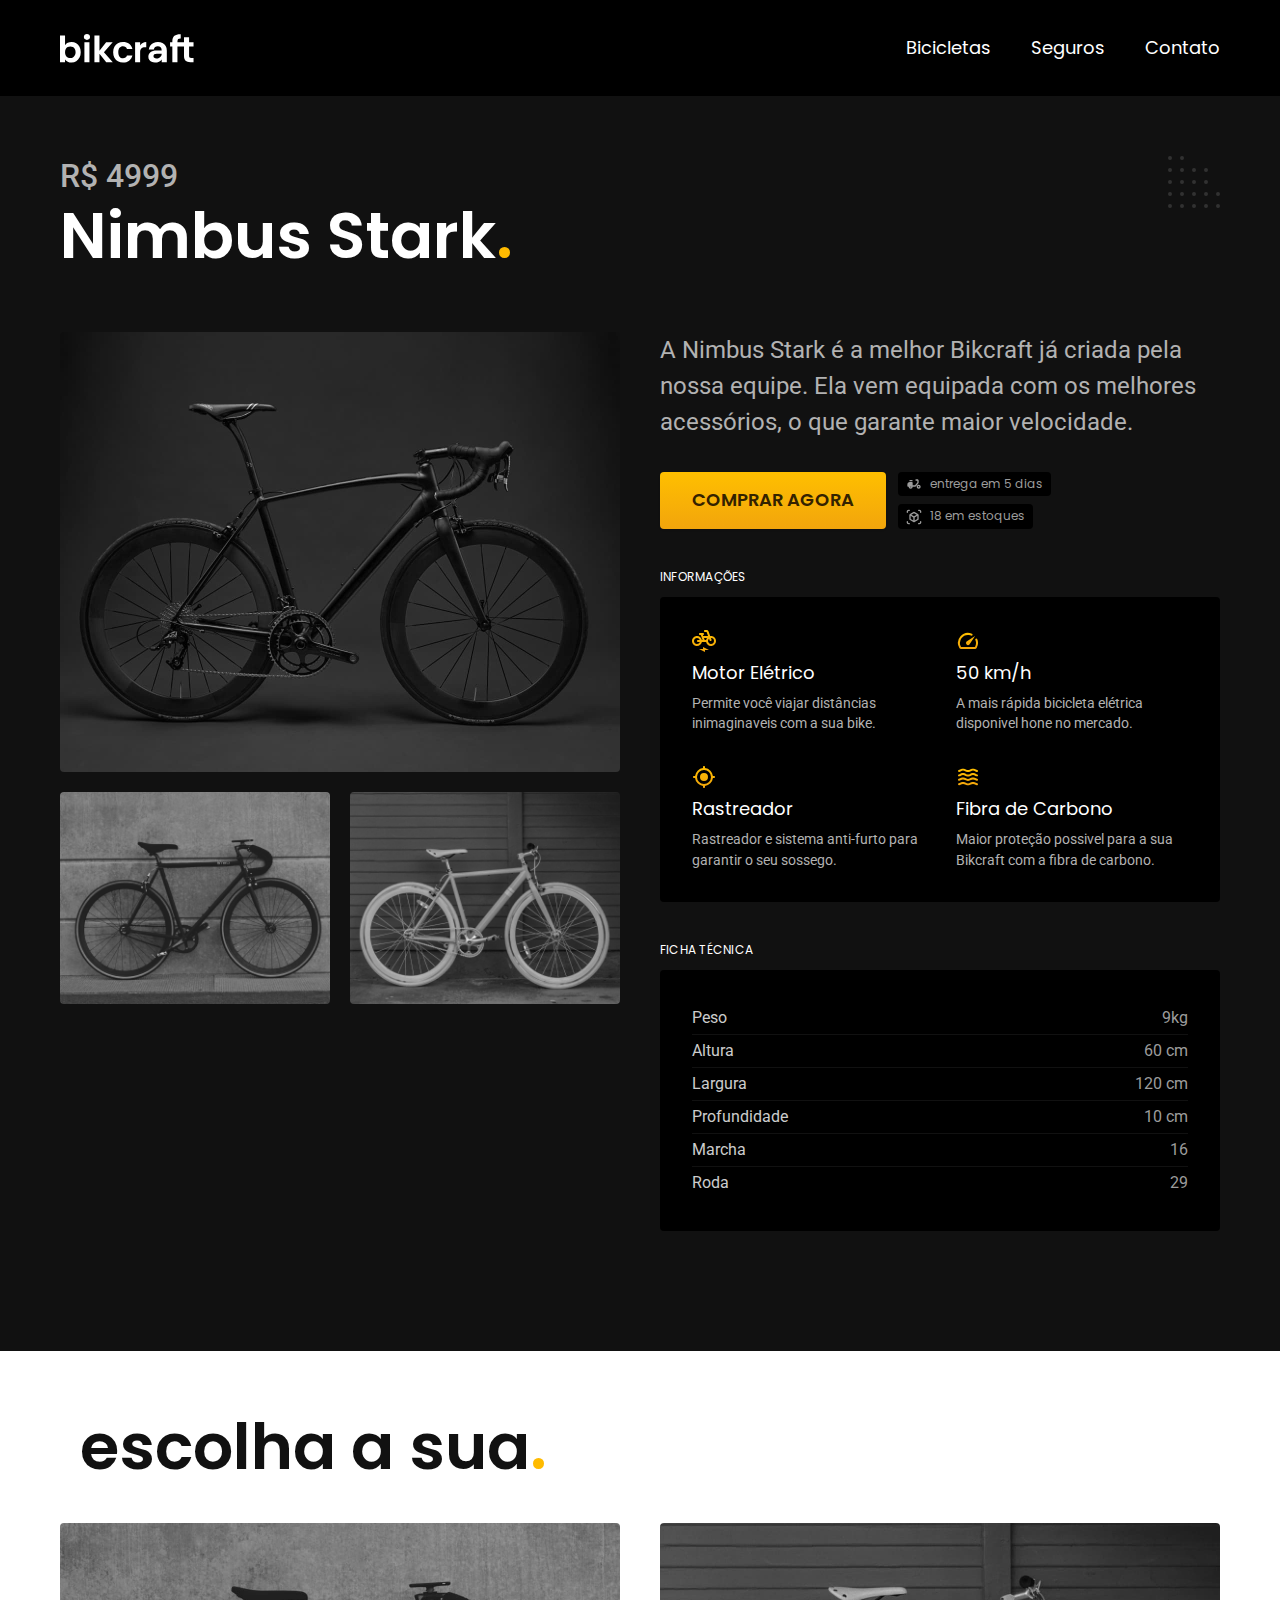
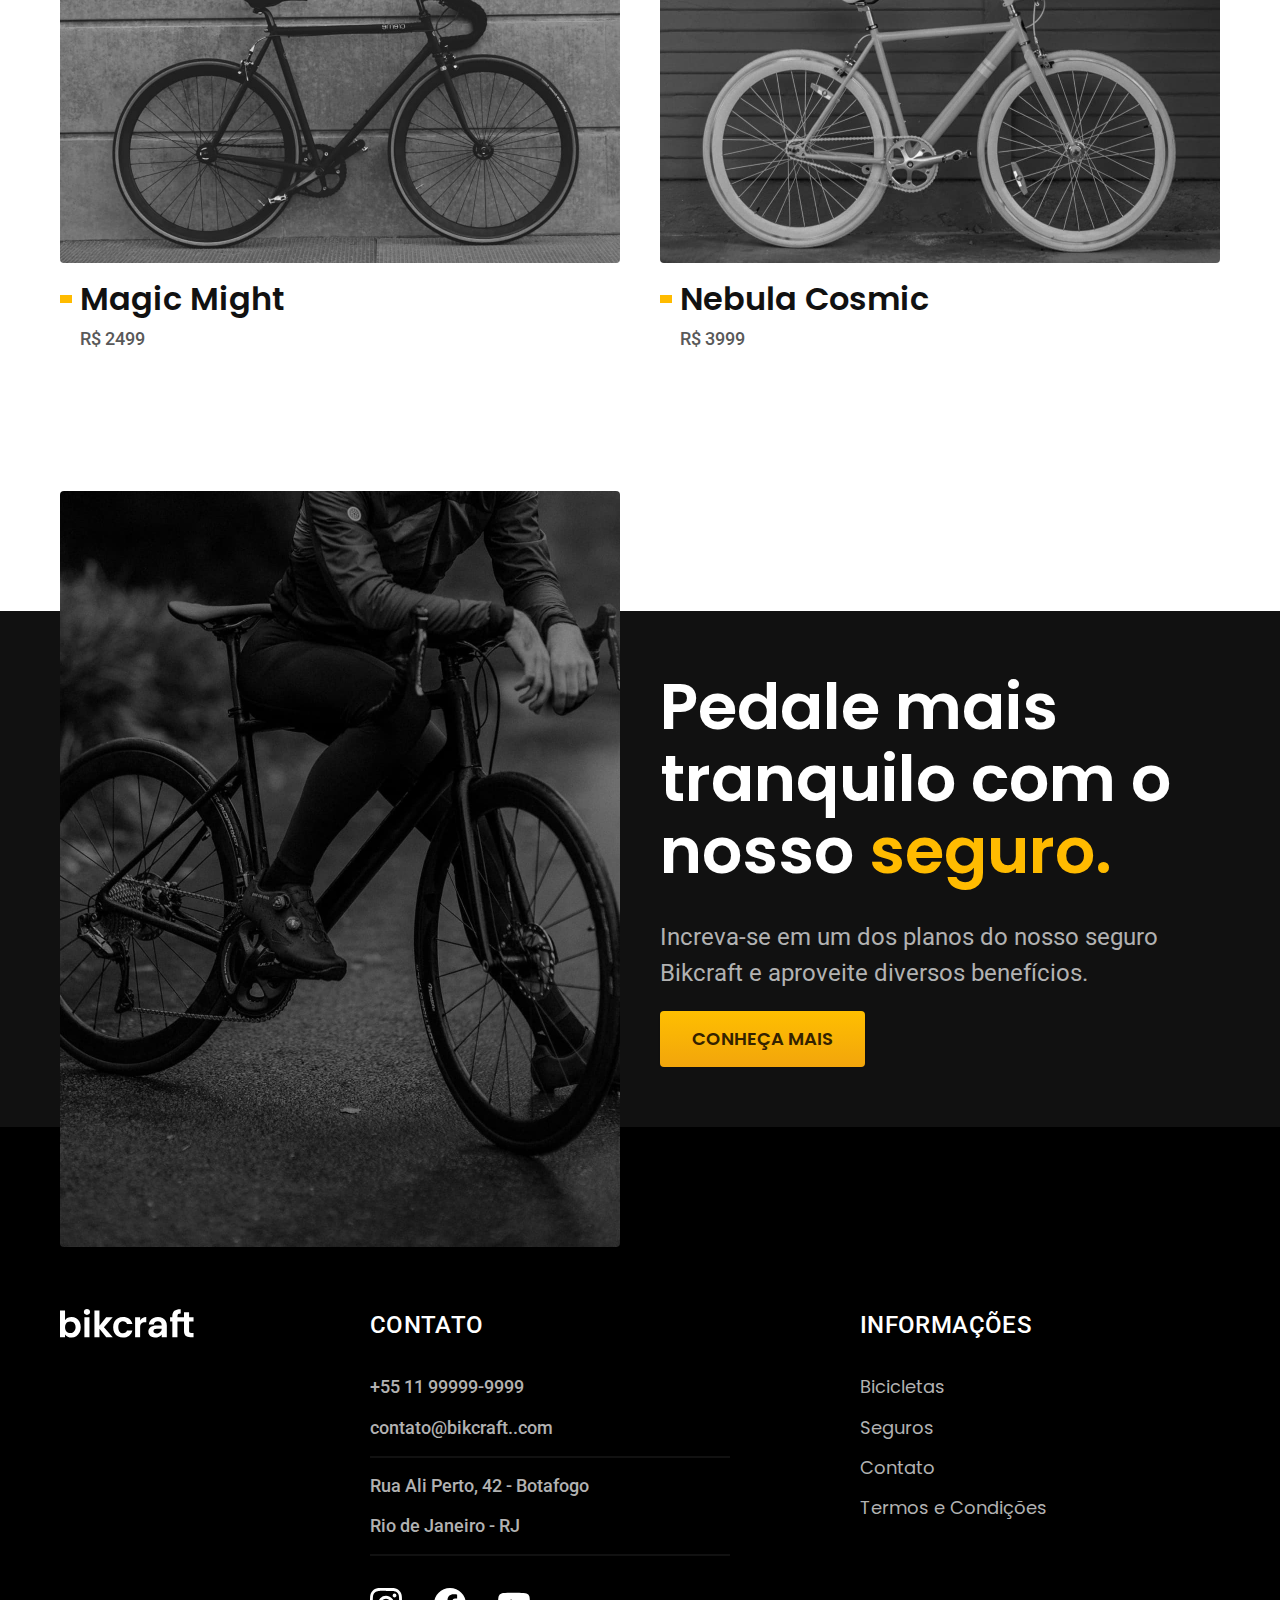
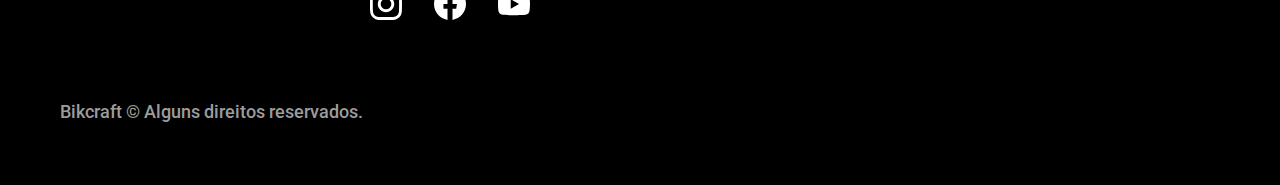
<file: bicicletas/nimbus.html>
<!DOCTYPE html>
<html lang="pt-br">

<head>
    <meta charset="UTF-8">
    <meta name="viewport" content="width=device-width, initial-scale=1.0">

    <title>Nimbus | Bikcraft </title>
    <meta name="description" content="Termos e Condições.">

    <link rel="preconnect" href="https://fonts.googleapis.com">
    <link rel="preconnect" href="https://fonts.gstatic.com" crossorigin>
    <link
        href="https://fonts.googleapis.com/css2?family=Merriweather:ital,wght@1,900&family=Poppins:wght@400;600&family=Roboto:wght@400;500&display=swap"
        rel="stylesheet">
        <link rel="icon" href="../favicon.svg" type="image/svg+xml">
        <link rel="preload" href="../css/style.min.css" as="style">
        <link rel="stylesheet" href="../css/style.min.css">
        <script>document.documentElement.classList.add('js');</script>
    </head>

<body id="bicicleta">
    <header class="header-bg">
        <div class="header container">
            <a href="../">
                <img src="../img/bikcraft.svg" alt="Bikcraft">
            </a>

            <nav aria-label="primaria">
                <ul class="header-menu font-1-m cor-0">
                    <li><a href="../bicicletas.html">Bicicletas</a></li>
                    <li><a href="../seguros.html">Seguros</a></li>
                    <li><a href="../contato.html">Contato</a></li>
                </ul>
            </nav>
        </div>
    </header>

    <main class="titulo-bg">
        <div>
            <div class="titulo container">
                <p class="font-2-xl cor-5">R$ 4999</p>
                <h1 class="font-1-xxl cor-0">Nimbus Stark<span class="cor-p1">.</span></h1>
            </div>
        </div>
        <div class="bicicleta container">
            <div class="bicicleta-imagens">
                <img src="../img/bicicleta/nimbus1.jpg" alt="Bicicleta 1">
                <img src="../img/bicicleta/nimbus2.jpg" alt="Bicicleta 2">
                <img src="../img/bicicleta/nimbus3.jpg" alt="Bicicleta 3">
            </div>
            <div class="bicicleta-conteudo">
                <p class="font-2-l cor-5">A Nimbus Stark é a melhor Bikcraft já criada pela nossa equipe. Ela vem
                    equipada
                    com os melhores acessórios, o que garante maior velocidade.</p>
                <div class="bicicleta-comprar">
                    <a class="botao" href="../orcamento.html?tipo=bikcraft&produto=nimbus">Comprar Agora</a>
                    <span class="font-1-xs cor-6"><img src="../img/icones/entrega.svg" alt=""> entrega em 5 dias</span>
                    <span class="font-1-xs cor-6"><img src="../img/icones/estoque.svg" alt=""> 18 em estoques</span>
                </div>
                <h2 class="font-1-xs cor-0">Informações</h2>
                <ul class="bicicleta-informacoes">
                    <li>
                        <img src="../img/icones/eletrica.svg" alt="">
                        <h3 class="font-1-m cor-0">Motor Elétrico</h3>
                        <p class="font-2-xs cor-5">Permite você viajar distâncias inimaginaveis com a sua bike.</p>
                    </li>
                    <li>
                        <img src="../img/icones/velocidade.svg" alt="">
                        <h3 class="font-1-m cor-0">50 km/h</h3>
                        <p class="font-2-xs cor-5">A mais rápida bicicleta elétrica disponivel hone no mercado.</p>
                    </li>
                    <li>
                        <img src="../img/icones/rastreador.svg" alt="">
                        <h3 class="font-1-m cor-0">Rastreador</h3>
                        <p class="font-2-xs cor-5">Rastreador e sistema anti-furto para garantir o seu sossego.</p>
                    </li>
                    <li>
                        <img src="../img/icones/carbono.svg" alt="">
                        <h3 class="font-1-m cor-0">Fibra de Carbono</h3>
                        <p class="font-2-xs cor-5">Maior proteção possivel para a sua Bikcraft com a fibra de carbono.
                        </p>
                    </li>
                </ul>
                <h2 class="font-1-xs cor-0">Ficha técnica</h2>
                <ul class="bicicleta-ficha font-2-s cor-4">
                    <li>Peso <span>9kg</span></li>
                    <li>Altura <span>60 cm</span></li>
                    <li>Largura <span>120 cm</span></li>
                    <li>Profundidade <span>10 cm</span></li>
                    <li>Marcha <span>16</span></li>
                    <li>Roda <span>29</span></li>
                </ul>
            </div>
        </div>
    </main>

    <article class="bicicletas-lista container">
        <h2 class="container font-1-xxl">escolha a sua<span class="cor-p1">.</span></h2>
    
        <ul>
          <li>
            <a href="./magic.html">
              <img src="../img/bicicletas/magic.jpg" alt="Bicicleta preta">
              <h3 class="font-1-xl">Magic Might</h3>
              <span class="font-2-m cor-8">R$ 2499</span>
            </a>
          </li>
    
          <li>
            <a href="./nebula.html">
              <img src="../img/bicicletas/nebula.jpg" alt="Bicicleta preta">
              <h3 class="font-1-xl">Nebula Cosmic</h3>
              <span class="font-2-m cor-8">R$ 3999</span>
            </a>
          </li>
    
        </ul>
      </article>

      <article class="seguro-bg">
        <div class="seguro container">
            <div class="seguro-imagem">
                <img src="../img/fotos/seguros.jpg" alt="Pessoa parada em cima de uma bicicleta.">
            </div>
            <div class="seguro-conteudo">
                <h2 class="font-1-xxl cor-0">Pedale mais tranquilo com o nosso <span class="cor-p1">seguro.</span></h2>
                <p class="font-2-l cor-5">Increva-se em um dos planos do nosso seguro Bikcraft e aproveite diversos benefícios.</p>
                <a class="botao" href="../seguros.html">Conheça Mais</a>
            </div>
        </div>
      </article>

    <footer class="footer-bg">
        <div class="footer container">
            <img src="../img/bikcraft.svg" alt="Bikcraft">
            <div class="footer-contato">
                <h3 class="font-2-l-b cor-0">Contato</h3>
                <ul class="font-2-m cor-5">
                    <li><a href="tel:+5511999999999">+55 11 99999-9999</a></li>
                    <li><a href="mailto:contato@bikcraft..com">contato@bikcraft..com</a></li>
                    <li>Rua Ali Perto, 42 - Botafogo</li>
                    <li>Rio de Janeiro - RJ</li>
                </ul>
                <div class="footer-redes">
                    <a href="../">
                        <img src="../img/redes/instagram.svg" alt="Instagram">
                    </a>
                    <a href="../">
                        <img src="../img/redes/facebook.svg" alt="Facebook">
                    </a>
                    <a href="../">
                        <img src="../img/redes/youtube.svg" alt="Youtube">
                    </a>
                </div>
            </div>
            <div class="footer-informacoes">
                <h3 class="font-2-l-b cor-0">Informações</h3>
                <nav>
                    <ul class="font-1-m cor-5">
                        <li><a href="../bicicletas..html">Bicicletas</a></li>
                        <li><a href="../seguros..html">Seguros</a></li>
                        <li><a href="../contato..html">Contato</a></li>
                        <li><a href="../termos..html">Termos e Condições</a></li>
                    </ul>
                </nav>
            </div>
            <p class="footer-copy font-2-m cor-6">Bikcraft © Alguns direitos reservados.</p>
        </div>
    </footer>
<script src="../js/script.js"></script>
</body>

</html>
</file>
<file: css/style.min.css>
body{margin:0;font-family:Arial,Helvetica,sans-serif;color:#111}blockquote,dd,h1,h2,h3,h4,p,ul{margin:0}ul{padding:0;list-style:none}a{text-decoration:none;color:inherit}img{height:auto;max-width:100%;display:block}img[src$=".jpg"]{border-radius:4px}.font-1-xs{font:400 0.75rem/1.35 Poppins,sans-serif}.font-2-xs{font:400 0.875rem/1.43 Roboto,sans-serif}.font-1-s{font:400 1rem/1.5 Poppins,sans-serif}.font-2-s{font:400 1rem/1.5 Roboto,sans-serif}.font-1-m,.font-1-m-b{font:400 1.125rem/1.35 Poppins,sans-serif}.font-1-m-b{font-weight:600}.font-2-m{font:500 1.125rem/1.35 Roboto,sans-serif}.font-1-l{font:400 1.5rem/1.5 Poppins,sans-serif}.font-2-l,.font-2-l-b{font:400 1.5rem/1.5 Roboto,sans-serif}.font-2-l-b{font-weight:500;letter-spacing:.015em;text-transform:uppercase}.font-1-xl{font:600 2rem/1.25 Poppins,sans-serif}.font-2-xl{font:500 2rem/1.25 Roboto,sans-serif}.font-1-xxl{font:600 4rem/1.125 Poppins,sans-serif}@media (max-width:1200px){.font-1-xxl{font-size:3rem}.font-2-l,.font-2-l-b{font-size:1.125rem}}@media (max-width:800px){.font-1-xxl{font-size:2rem}.font-1-xl,.font-2-xl{font-size:1.5rem}}:root{--cor-0:#ffffff;--cor-1:#f7f7f7;--cor-2:#ededed;--cor-3:#dedede;--cor-4:#cccccc;--cor-5:#b2b2b2;--cor-6:#9c9c9c;--cor-7:#717171;--cor-8:#595959;--cor-9:#404040;--cor-10:#2e2e2e;--cor-11:#111111;--cor-12:#000000;--cor-p1:#ffbb00;--cor-p2:#e4a30b;--cor-p3:#a66f00;--cor-p4:#664400;--cor-p5:#332200}.cor-0{color:var(--cor-0)}.cor-1{color:var(--cor-1)}.cor-2{color:var(--cor-2)}.cor-3{color:var(--cor-3)}.cor-4{color:var(--cor-4)}.cor-5{color:var(--cor-5)}.cor-6{color:var(--cor-6)}.cor-7{color:var(--cor-7)}.cor-8{color:var(--cor-8)}.cor-9{color:var(--cor-9)}.cor-10{color:var(--cor-10)}.cor-11{color:var(--cor-11)}.cor-12{color:var(--cor-12)}.cor-p1{color:var(--cor-p1)}.cor-p2{color:var(--cor-p2)}.cor-p3{color:var(--cor-p3)}.cor-p4{color:var(--cor-p4)}.cor-p5{color:var(--cor-p5)}.js .fadeInDown{transform:translate3d(0,-20px,0)}.js .fadeInUp{transform:translate3d(0,20px,0)}.js .fadeInRight{transform:translate3d(20px,0,0)}.js .fadeInLeft{transform:translate3d(-20px,0,0)}.js [data-anime]{opacity:0}.js .anime{opacity:1;transform:none;transition:transform .8s,opacity .8s}.header-bg{background-color:var(--cor-12)}.header{display:flex;flex-wrap:wrap;gap:20px;justify-content:space-between;align-items:center;padding-top:20px;padding-bottom:20px}.header-menu{display:flex;flex-wrap:wrap;gap:40px}.header-menu a{display:inline-block;padding:16px 0;position:relative}.header-menu a:after{content:"";display:block;height:2px;width:0;background:var(--cor-0);margin-top:4px;transition:.3s;position:absolute}.header-menu a.ativo::after,.header-menu a:hover:after{width:100%}@media (max-width:800px){.header-menu{gap:20px}.header-menu a{background:var(--cor-11);padding:12px 16px;border-radius:4px}.header-menu a:hover{background-color:var(--cor-10)}.header a:after{display:none}}@media (max-width:600px){.header-menu{gap:12px}.header-menu a{padding:8px 12px;font-size:14px}}.footer-bg{background:var(--cor-12)}.footer{display:grid;grid-template-columns:3fr 5fr 4fr;gap:40px;padding-top:60px;padding-bottom:60px}.footer h3{margin-bottom:32px}.footer-contato ul{margin-bottom:32px}.footer-contato li:nth-child(2n):after{content:"";display:block;max-width:360px;height:2px;background:var(--cor-11);margin-top:16px}.footer li{margin-bottom:16px}.footer-redes{display:flex;gap:32px}.footer a:hover{color:var(--cor-0)}.footer-copy{grid-column:1/-1;margin-top:40px}@media (max-width:800px){.footer>img{display:none}.footer{grid-template-columns:1fr 1fr}}@media (max-width:600px){.footer{grid-template-columns:1fr;gap:60px}.footer-copy{margin-top:0}}.container{box-sizing:border-box;max-width:1200px;padding-right:20px;padding-left:20px;margin-right:auto;margin-left:auto}.botao{display:inline-block;padding:16px 32px;background:linear-gradient(#ffbf00,#f2a50c);border-radius:4px;box-shadow:0 1px 2px rgba(0,0,0,.1);text-transform:uppercase;color:var(--cor-p5);font:600 1.125rem/1.35 Poppins,sans-serif;max-width:max-content;border:none;cursor:pointer}.botao:hover{background:linear-gradient(#ffb60d,#e59317)}.botao.secundario{background:var(--cor-10);color:var(--cor-2)}.botao.secundario:hover{background-color:var(--cor-9)}.botao.seta{display:flex;align-items:center}.botao.seta::after{content:"";display:inline-block;width:18px;height:10px;margin-left:12px;background:url(../img/icones/seta.svg);transition:transform .2s}.botao.seta:hover:after{transform:translateX(4px)}@media (max-width:600px){.botao{padding:12px 16px;font-size:1rem}}.link{display:inline-block;color:var(--cor-p1);font:500 1.5rem/1.5 Poppins,sans-serif;text-transform:uppercase}.link::after{content:'';display:block;width:100%;height:4px;background-color:currentColor}.link:hover{color:var(--cor-0)}.titulo-bg{padding-top:60px;padding-bottom:60px;background-color:var(--cor-11)}.titulo{background:url('../img/dec/top-right.svg') no-repeat top right 20px}.titulo p{margin-bottom:4px}@media (max-width:800px){.titulo-bg{padding-top:40px;padding-bottom:40px}.titulo p{font-size:1rem;text-transform:lowercase;font-weight:400}}.form{display:grid;grid-template-columns:1fr 1fr;gap:20px}.form label{display:block;font:400 1rem/1.5 Poppins,sans-serif;margin-bottom:4px}.form .col-2{grid-column:span 2}.form input[type=email],.form input[type=text],.form textarea{font:400 1rem/1.5 Roboto,sans-serif;background:var(--cor-1);border:1px solid var(--cor-2);padding:12px;border-radius:4px;width:100%;box-sizing:border-box}.form input[type=email]:focus,.form input[type=text]:focus,.form textarea:focus{outline:0;border-color:var(--cor-p1);background:var(--cor-0);box-shadow:0 0 0 2px #fea}@media (max-width:600){.form{grid-template-columns:1fr}.form .col-2{grid-column:1fr}}.introducao-bg{background:var(--cor-12) url('../img/dec/bottom-left.svg') no-repeat bottom 160px left 20px;box-shadow:inset 0 -120px var(--cor-0)}.introducao{display:grid;grid-template-columns:1fr 1fr;gap:0 40px}.introducao-conteudo{align-self:end;padding-bottom:200px}.introducao img{width:100%;height:100%;object-fit:cover;border-radius:4px}.introducao h1{margin-bottom:32px}.introducao p{margin-bottom:20px}@media (max-width:800px){.introducao-bg{background:var(--cor-11);padding-top:40px;box-shadow:inset 0 -60px #fff}.introducao{grid-template-columns:1fr;gap:32px}.introducao-conteudo{padding-bottom:0}.introducao h1{margin-bottom:16px}.introducao img{height:300px;width:100%}}.tecnologia-bg{background-color:var(--cor-11);box-shadow:inset 0 80px var(--cor-0),inset 0 -80px var(--cor-0)}.tecnologia{display:grid;grid-template-columns:1fr 1fr;gap:40px}.tecnologia-imagem img{width:100%;height:100%;object-fit:cover;object-position:left}.tecnologia-conteudo{padding-top:160px;padding-bottom:160px}.tecnologia-conteudo>span{display:block;margin-bottom:20px}.tecnologia-conteudo h2{margin-bottom:32px}.tecnologia-conteudo>p{margin-bottom:20px}.tecnologia a{margin-bottom:80px}.tecnologia-vantagens{display:flex;gap:40px}.tecnologia-vantagens h3{margin-bottom:8px;width:max-content}.tecnologia-vantagens img{width:24px;margin-bottom:8px}@media (max-width:800px){.tecnologia-bg{box-shadow:initial}.tecnologia{grid-template-columns:1fr}.tecnologia-conteudo{padding-top:60px;padding-bottom:60px}.tecnologia-imagem{display:none}.tecnologia a{margin-bottom:60px}}@media (max-width:600px){.tecnologia-vantagens{flex-direction:column}}.parceiros{padding-top:60px;padding-bottom:120px}.parceiros h2{margin-bottom:60px}.parceiros ul{padding-top:20px;padding-bottom:20px;max-width:1400px;display:grid;grid-template-columns:repeat(4,1fr);margin:0 auto}.parceiros li{display:flex;padding:32px;border-left:2px solid var(--cor-2)}.parceiros img{margin:auto}.parceiros li:first-child{border-left:none}.parceiros li:nth-child(5){border-left:none}.parceiros li:nth-child(n+5){border-top:2px solid var(--cor-2)}@media (max-width:800px){.parceiros{padding-bottom:60px}.parceiros li{padding:20px}.parceiros h2{margin-bottom:20px}.parceiros ul{grid-template-columns:repeat(2,1fr)}.parceiros li:nth-child(n+3){border-top:2px solid var(--cor-2)}.parceiros li:nth-child(odd){border-left:none}}.depoimento{display:grid;grid-template-columns:1fr 1fr;background-color:var(--cor-p1);overflow:hidden}.depoimento img{width:100%;height:100%;object-fit:cover;border-radius:0}.depoimento-conteudo{padding:40px 40px 80px 80px;align-self:end;background:url('../img/dec/bottom-right-p.svg') no-repeat bottom 40px right 40px}.depoimento-conteudo p{max-width:32ch;font-family:Merriweather,serif;font-style:italic;font-weight:900;margin-bottom:32px;position:relative}.depoimento p::after,.depoimento p::before{font-size:5rem;color:var(--cor-p2);position:absolute}.depoimento p::before{content:'“';left:-50px;top:-20px}.depoimento p::after{content:'”'}@media (min-width:1200px){.depoimento img{max-height:520px}}@media (max-width:800px){.depoimento{grid-template-columns:1fr;text-align:center}.depoimento img{max-height:200px}.depoimento-conteudo{padding:40px 20px;justify-self:center}}.bicicletas-lista{padding-top:60px;padding-bottom:120px}.bicicletas-lista h2{margin-bottom:40px}.bicicletas-lista ul{display:flex;gap:40px;padding:0 20px 20px 20px;max-width:1400px;margin-right:auto;margin-left:auto;overflow-x:auto}#bicicleta .bicicletas-lista ul{padding:0 0 20px 0}.bicicletas-lista li{min-width:280px}.bicicletas-lista a{display:block}.bicicletas-lista img{margin-bottom:16px}.bicicletas-lista h3{margin-bottom:8px;display:flex;align-items:center}.bicicletas-lista h3::before{content:"";display:inline-block;height:8px;width:12px;margin-right:8px;background-color:var(--cor-p1);transition:width .2s}.bicicletas-lista a:hover h3::before{width:24px}.bicicletas-lista li span{padding-left:20px}@media (max-width:800px){.bicicletas-lista{padding-bottom:60px}.bicicletas-lista ul{gap:20px}}.bicicletas-bg{background:linear-gradient(to right,var(--cor-0) 30%,var(--cor-11) 0)}.bicicletas{display:grid;grid-template-columns:1fr 1fr;gap:40px;padding-top:60px;padding-bottom:60px;background:url('../img/dec/top-right.svg') no-repeat top 40px right 20px}.bicicletas-imagem{display:grid}.bicicletas-imagem img{grid-area:1/1}.bicicletas-imagem span{grid-area:1/1;place-self:start end;margin-top:20px;background:var(--cor-12);display:inline-block;padding:8px 16px 8px 8px;border-radius:4px 0 0 4px}.bicicletas-conteudo{display:grid;grid-template-columns:1fr auto;align-content:start}.bicicletas h2,.bicicletas p{grid-column:1/-1}.bicicletas h2{margin-bottom:20px}.bicicletas h2::before{content:'';display:block;width:12px;height:8px;background-color:var(--cor-p1);margin-bottom:8px}.bicicletas p{margin-bottom:32px}.bicicletas a{place-self:end}.bicicletas li{display:flex;align-items:center}.bicicletas ul{display:grid;gap:16px}.bicicletas-conteudo img{width:24px;margin-right:8px}@media (max-width:800px){.bicicletas-bg{background:var(--cor-11)}.bicicletas{grid-template-columns:1fr;gap:20px;padding-top:40px;padding-bottom:40px}}@media (max-width:600px){.bicicletas-conteudo{grid-template-columns:1fr}.bicicletas ul{font-size:1rem;grid-template-columns:1fr 1fr;margin-bottom:32px}.bicicletas a{place-self:start}}.bicicleta{display:grid;grid-template-columns:1fr 1fr;align-items:start;gap:40px;padding-top:60px;padding-bottom:60px}#bicicleta .titulo p{text-transform:uppercase}.bicicleta-imagens{display:flex;flex-wrap:wrap;gap:20px}.bicicleta-imagens img{flex:1;min-width:200px}.bicicleta-imagens img:first-child{min-width:100%}.bicicleta-conteudo>p{margin-bottom:32px}.bicicleta-comprar{display:grid;grid-template-columns:max-content auto;align-items:center;justify-items:start;gap:8px 12px;margin-bottom:40px}.bicicleta-comprar a{grid-row:span 2}.bicicleta-comprar span{display:flex;align-items:center;background-color:var(--cor-12);gap:8px;padding:4px 8px;border-radius:4px}.bicicleta-conteudo h2{text-transform:uppercase;letter-spacing:.015rem;margin-bottom:12px}.bicicleta-ficha,.bicicleta-informacoes{padding:32px;background-color:var(--cor-12);border-radius:4px}.bicicleta-informacoes{margin-bottom:40px;display:grid;grid-template-columns:1fr 1fr;gap:32px}.bicicleta-informacoes img{width:24px;margin-bottom:8px}.bicicleta-informacoes h3{margin-bottom:8px}.bicicleta-ficha li{padding:4px 0;display:flex;justify-content:space-between;border-bottom:1px solid var(--cor-11)}.bicicleta-ficha li:last-child{border-bottom:none}.bicicleta-ficha span{color:var(--cor-6)}@media (max-width:800px){.bicicleta{grid-template-columns:1fr;padding-top:40px;padding-bottom:40px}.bicicleta-imagens{grid-row:2}}@media (max-width:400px){.bicicleta-informacoes{grid-template-columns:1fr}.bicicleta-comprar{grid-template-columns:1fr}}.seguro-bg{background-color:var(--cor-11);box-shadow:inset 0 120px var(--cor-0),inset 0 -120px var(--cor-12)}.seguro{display:grid;grid-template-columns:1fr 1fr;gap:40px}.seguro-imagem img{width:100%;height:100%;object-fit:cover}.seguro-conteudo{padding-top:180px;padding-bottom:180px}.seguro h2{margin-bottom:32px}.seguro p{margin-bottom:20px}@media (max-width:800px){.seguro-bg{box-shadow:inset 0 -60px var(--cor-12)}.seguro{grid-template-columns:1fr}.seguro-conteudo{grid-row:1;padding-top:40px;padding-bottom:0}}.seguros-bg{background:var(--cor-11)}.seguros{padding-top:60px;padding-bottom:60px;display:grid;grid-template-columns:1fr 1fr;gap:40px;align-items:center}#seguros .seguros{padding-top:0}.seguros h2{grid-column:1/-1}.seguros-item{background-color:var(--cor-12);padding:32px 32px 32px 60px;display:grid;grid-template-columns:1fr auto;border-radius:4px}.seguros-item h3{margin-bottom:40px}.seguros-item span{grid-column:2;display:block;text-align:right}.seguros-item ul{grid-column:1/-1;margin-bottom:32px}.seguros-item li{display:flex;align-items:center;position:relative}.seguros-item li+li{margin-top:20px}.seguros-item li::before{content:"";display:inline-block;width:13px;height:9px;background-image:url("../img/icones/lista.svg");position:absolute;left:-21px}.seguros-item a{grid-column:1/-1}@media (max-width:800px){.seguros{grid-template-columns:1fr}}.vantagens-bg{background-color:var(--cor-12)}.vantagens{padding-top:120px;padding-bottom:120px}.vantagens h2{margin-bottom:60px}.vantagens ul{display:grid;grid-template-columns:repeat(auto-fit,minmax(280px,max-content));gap:40px 80px}.vantagens h3,.vantagens img{margin-bottom:8px}@media (max-width:800px){.vantagens{padding-top:60px;padding-bottom:60px}.vantagens h2{margin-bottom:40px}.vantagens ul{gap:20px}}.perguntas{padding-top:120px;padding-bottom:120px}.perguntas h2{margin-bottom:60px}.perguntas dl>div{padding:20px;border-radius:4px}.perguntas dl>div:nth-child(odd){background-color:var(--cor-1)}.perguntas button{display:grid;grid-template-columns:auto 1fr auto;align-items:center;gap:8px;cursor:pointer;border:none;background:0 0;width:100%;text-align:start}.perguntas button::before{content:'';display:inline-block;width:12px;height:8px;background-color:var(--cor-p1)}.perguntas button::after{content:'';display:inline-block;width:14px;height:6px;background:url('../img/icones/seta-abrir.svg');transition:.3s}.perguntas button:hover::after,.perguntas button[aria-expanded=true]::after{transform:rotate(180deg)}.js .perguntas dd{display:none}.js .perguntas dd.ativa{display:block}.perguntas dd{padding-left:20px;padding-top:16px;max-width:80ch}@media (max-width:800px){.perguntas{padding-top:60px;padding-bottom:60px}.perguntas h2{margin-bottom:40px}}#contato{background:linear-gradient(var(--cor-11) 600px,var(--cor-1) 0)}.contato{display:grid;grid-template-columns:5fr 7fr}.contato-dados,.contato-formulario{padding:60px;box-shadow:0 1px 2px rgba(0,0,0,.1)}.contato-dados{border-radius:5px 0 0 5px;background:var(--cor-12) url('../img/dec/bottom-left.svg') no-repeat bottom 20px left 20px}.contato-formulario{border-radius:0 5px 5px 0;background:var(--cor-0) url('../img/dec/bottom-right.svg') no-repeat bottom 20px right 20px}.contato-dados h2{margin-bottom:60px}.contato-endereco{margin-bottom:32px;background:url("../img/icones/local.svg") no-repeat 0 2px;padding-left:28px}.contato-endereco p{margin-bottom:8px}.contato-meios a{display:block;max-width:max-content;margin-bottom:8px;padding-left:28px}.contato-meios a:hover{color:var(--cor-0)}.contato-meios a:first-child{background:url("../img/icones/email.svg") no-repeat 0 2px}.contato-meios a:nth-child(2){margin-bottom:32px}.contato-meios a:nth-child(3){background:url("../img/icones/telefone.svg") no-repeat 0 2px;margin-bottom:60px}.contato-redes{display:flex;gap:32px;padding-left:28px}@media (max-width:800){.contato{grid-template-columns:1fr}.contato-dados,.contato-formulario{padding:20px}.contato-dados{border-radius:5px 5px 0 0;background:var(--cor-12)}.contato-formulario{border-radius:0 5px 5px 0}.contato-dado h2,.contato-meios a:nth-child(3){margin-bottom:32px}.contato-redes{margin-bottom:12px}}.lojas{display:grid;grid-template-columns:1fr 1fr;gap:0 40px;padding-top:120px;padding-bottom:120px}.lojas h2{grid-column:1/-1;margin-bottom:60px}.lojas img{border-radius:4px 4px 0 0}.lojas-item{border-radius:4px;background:var(--cor-0);box-shadow:0 1px 2px rgba(0,0,0,.1)}.lojas-conteudo{display:grid;grid-template-columns:1fr 1fr;gap:32px 16px;padding:32px}.lojas-conteudo h3,.lojas-tempo{grid-column:1/-1}.lojas-dados{display:grid;gap:8px;border-left:2px solid var(--cor-2);padding-left:12px}.lojas-tempo{display:flex;align-items:center;gap:8px}@media(max-width:800){.lojas{gap:20px;padding-top:60px;padding-bottom:60px}.lojas h2{margin-bottom:32px}.lojas-conteudo{grid-template-columns:1fr}}@media (max-width:600){.lojas{grid-template-columns:1fr}}#orcamento{background:linear-gradient(var(--cor-11) 600px,var(--cor-1) 0)}.orcamento{display:grid;grid-template-columns:5fr 7fr;padding-bottom:120px}.orcamento h2{text-transform:uppercase;position:relative;display:flex;align-items:center}.orcamento h2::before{content:"";display:inline-block;width:4px;height:8px;background-color:var(--cor-p1);position:absolute;left:-12px}.orcamento-dados,.orcamento-produto{padding:60px;box-shadow:0 1px 2px rgba(0,0,0,.1)}.orcamento-produto{border-radius:5px 0 0 5px;background:var(--cor-12) url('../img/dec/bottom-left.svg') no-repeat bottom 20px left 20px;display:grid;grid-template-columns:1fr 1fr;gap:20px;align-content:start}.orcamento-produto label{font:400 1rem/1.5 Poppins,sans-serif;color:var(--cor-4);background-color:var(--cor-10);padding:12px 16px;border-radius:4px;cursor:pointer;display:grid;grid-template-columns:auto 1fr auto;align-items:center;border:1px solid var(--cor-10)}.orcamento-produto input:checked+label{background:var(--cor-0);color:var(--cor-11)}.orcamento-produto input{opacity:0;position:absolute;pointer-events:none}.orcamento-produto label::before{content:'';display:inline-block;box-sizing:border-box;width:12px;height:12px;border:1px solid var(--cor-6);border-radius:50%;margin-right:8px}.orcamento-produto input:checked+label::before{border-color:var(--cor-7);box-shadow:inset 0 0 0 3px var(--cor-0),inset 0 0 0 6px var(--cor-7)}.orcamento-produto label:hover{background-color:var(--cor-9);border-color:var(--cor-9)}.orcamento-produto input:focus+label{box-shadow:0 0 0 2px var(--cor-p1);border-color:(--cor-12)}.orcamento-produto label span{display:none}.orcamento-produto input:checked+label span{display:inline-block}.orcamento-produto>*{grid-column:1/-1}.orcamento-produto>label{grid-column:initial}.orcamento-dados{border-radius:0 5px 5px 0;background:var(--cor-0) url('../img/dec/bottom-right.svg') no-repeat bottom 20px right 20px}.orcamento-conteudo{display:none}.orcamento-conteudo h2,.orcamento-dados h2:nth-of-type(n+2){margin-top:20px}#bikcraft:checked~#orcamento-bikcraft,#seguro:checked~#orcamento-seguro{display:grid;gap:20px}.orcamento-detalhes{display:none;background:var(--cor-0);padding:20px;grid-template-columns:1fr 1fr;border-radius:4px;align-items:center}.orcamento-detalhes li{display:flex;align-items:center;margin-bottom:8px}.orcamento-detalhes li img{width:16px;margin-right:8px}.orcamento-produto input:checked+label+.orcamento-detalhes{display:grid}@media (max-width:1200px){.orcamento-dados,.orcamento-produto{padding:32px}}@media (max-width:800){.orcamento{grid-template-columns:1fr}.orcamento-produto{border-radius:5px 5px 0 0;background:var(--cor-12)}.orcamento-dados{border-radius:0 0 5px 50px}}@media (max-width:400px){.orcamento-produto{grid-template-columns:1fr}}.termos{padding-top:80px;padding-bottom:80px}.termos h2{font-weight:600;margin-bottom:20px}.termos p+h2{margin-top:40px}.termos p{max-width:75ch;margin-bottom:24px}
</file>
